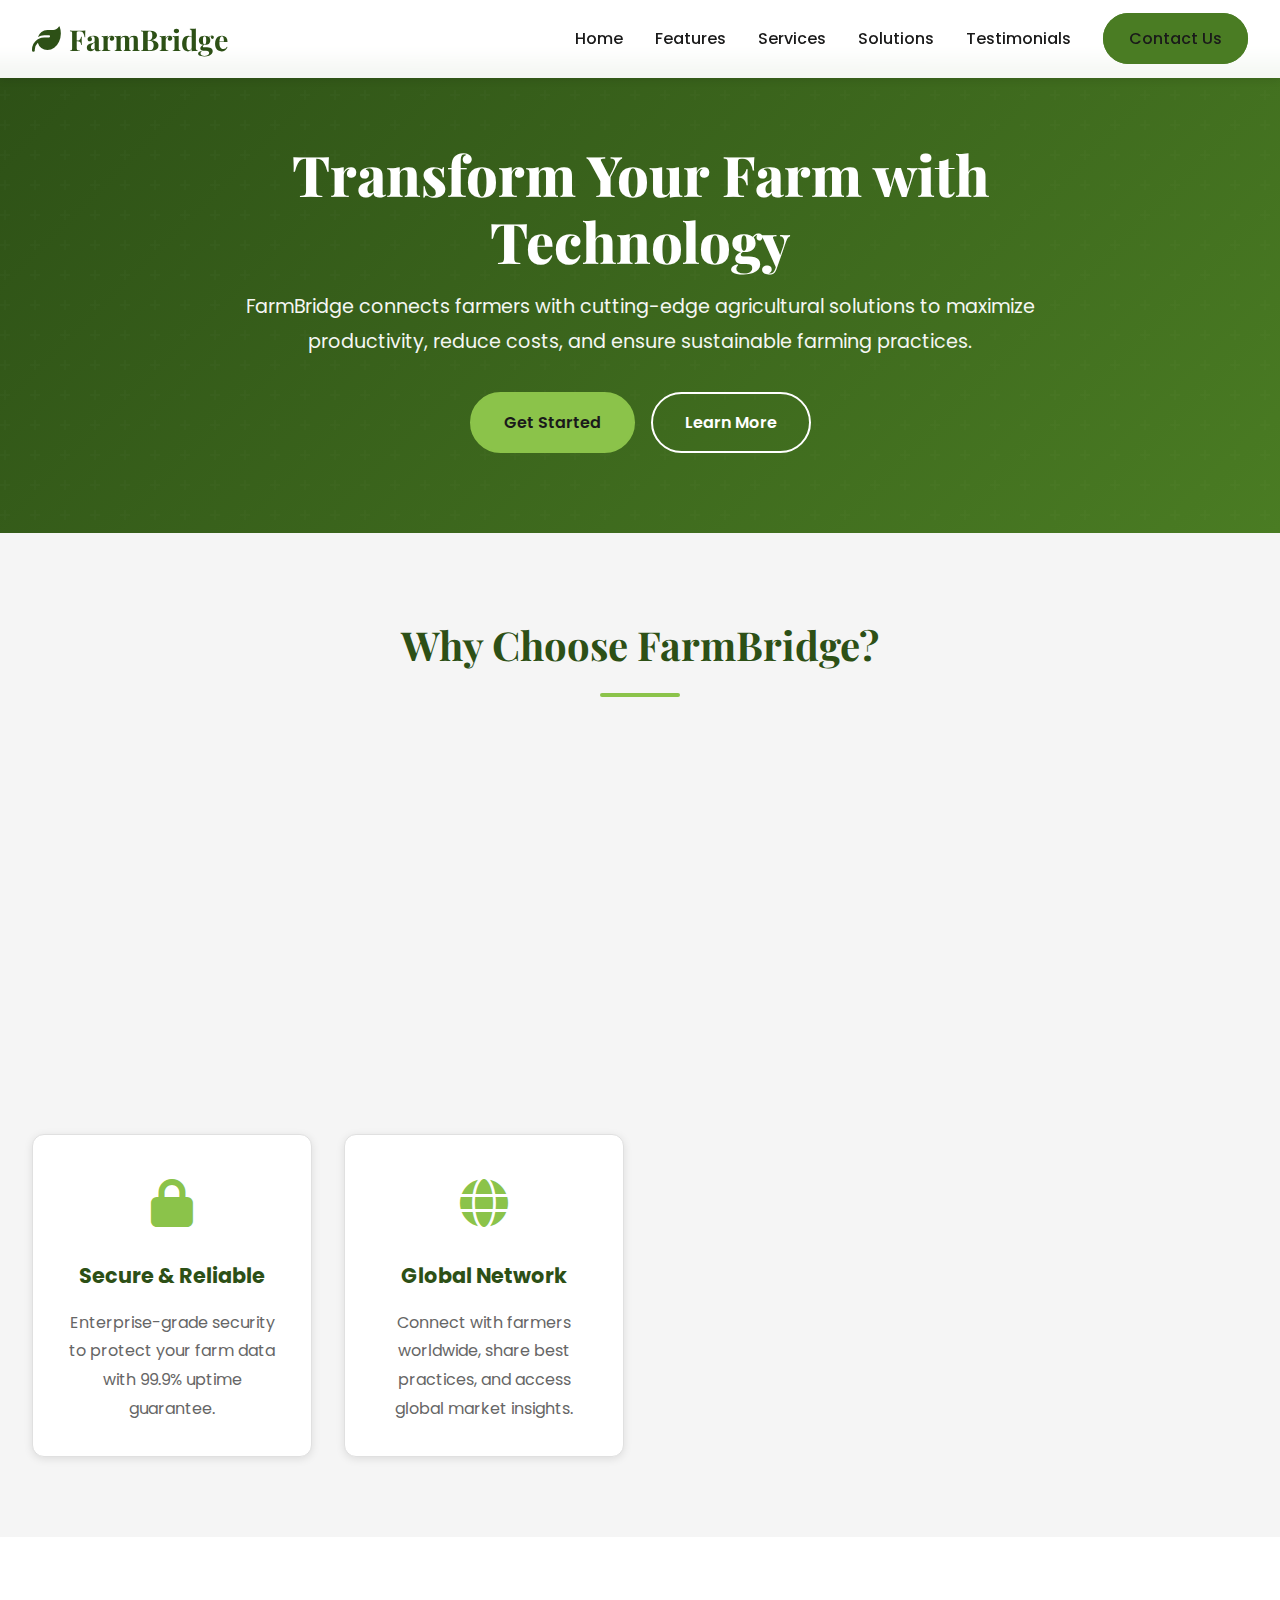
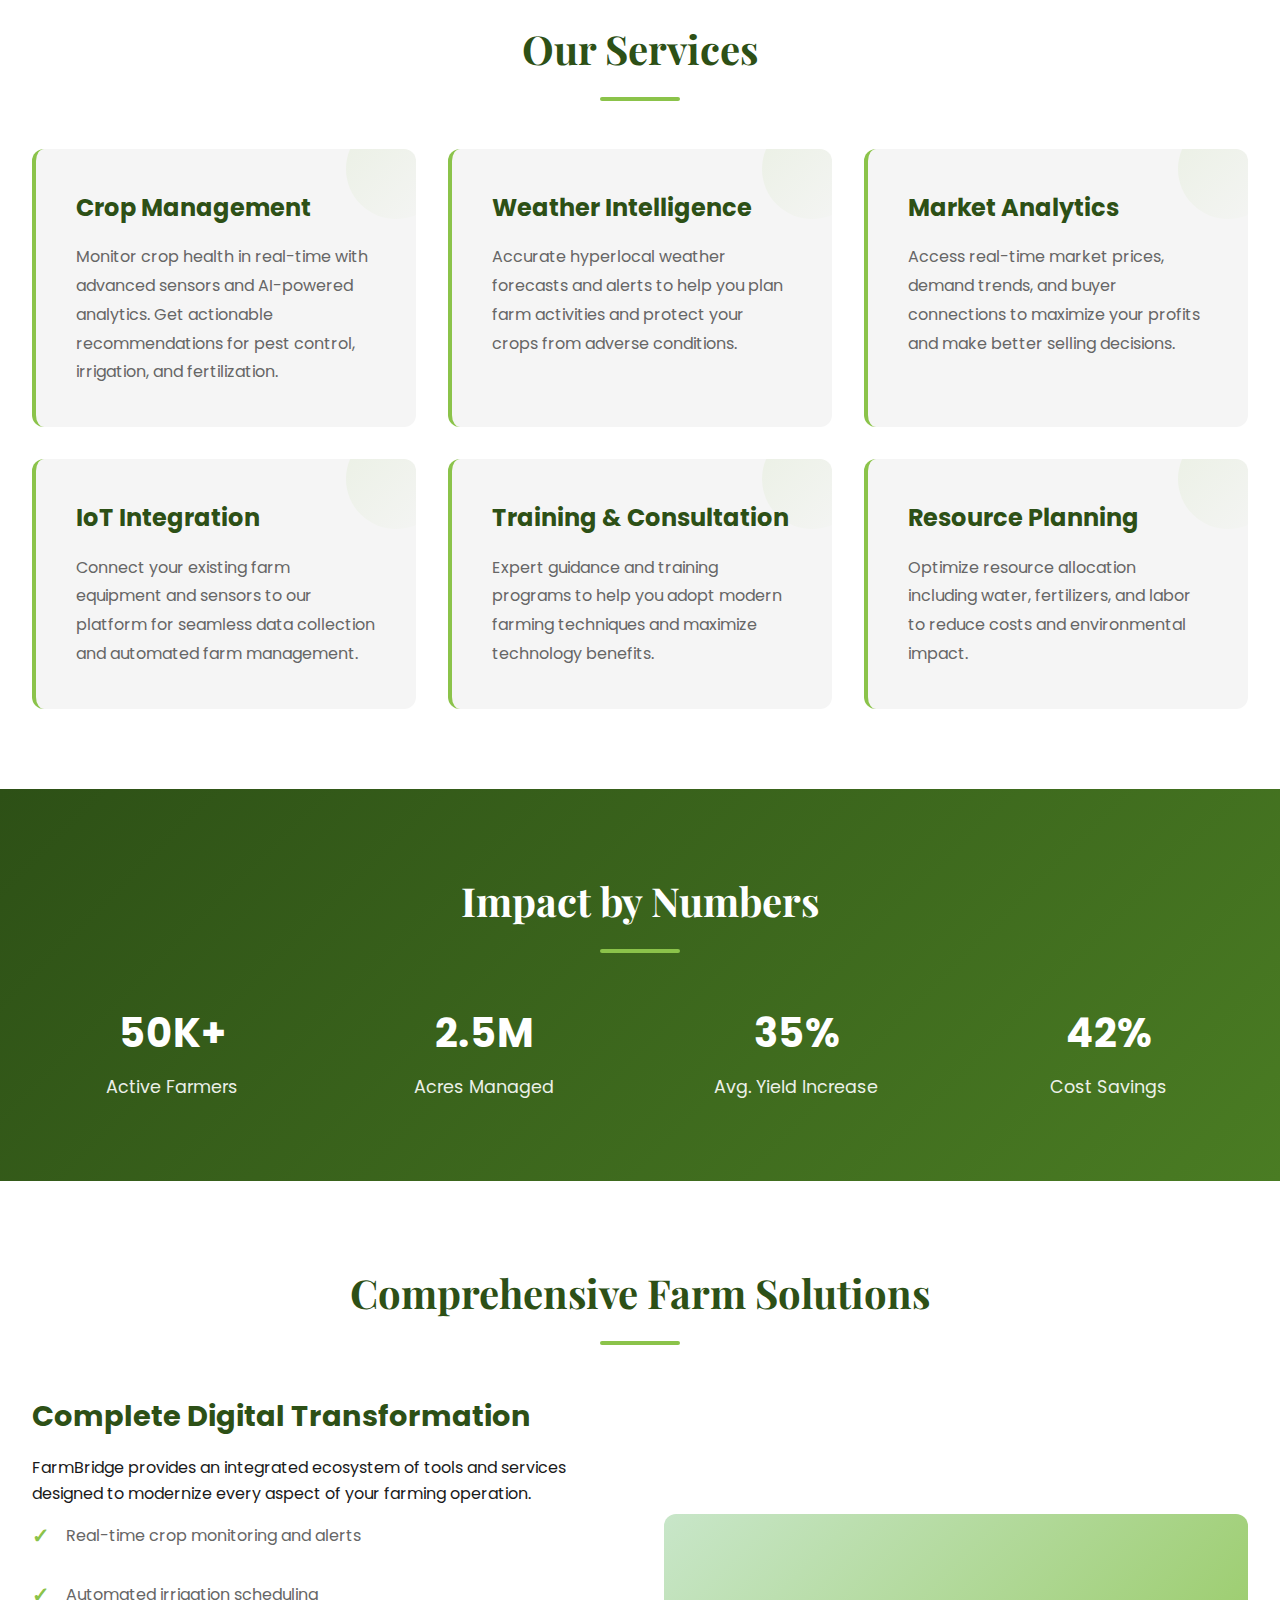
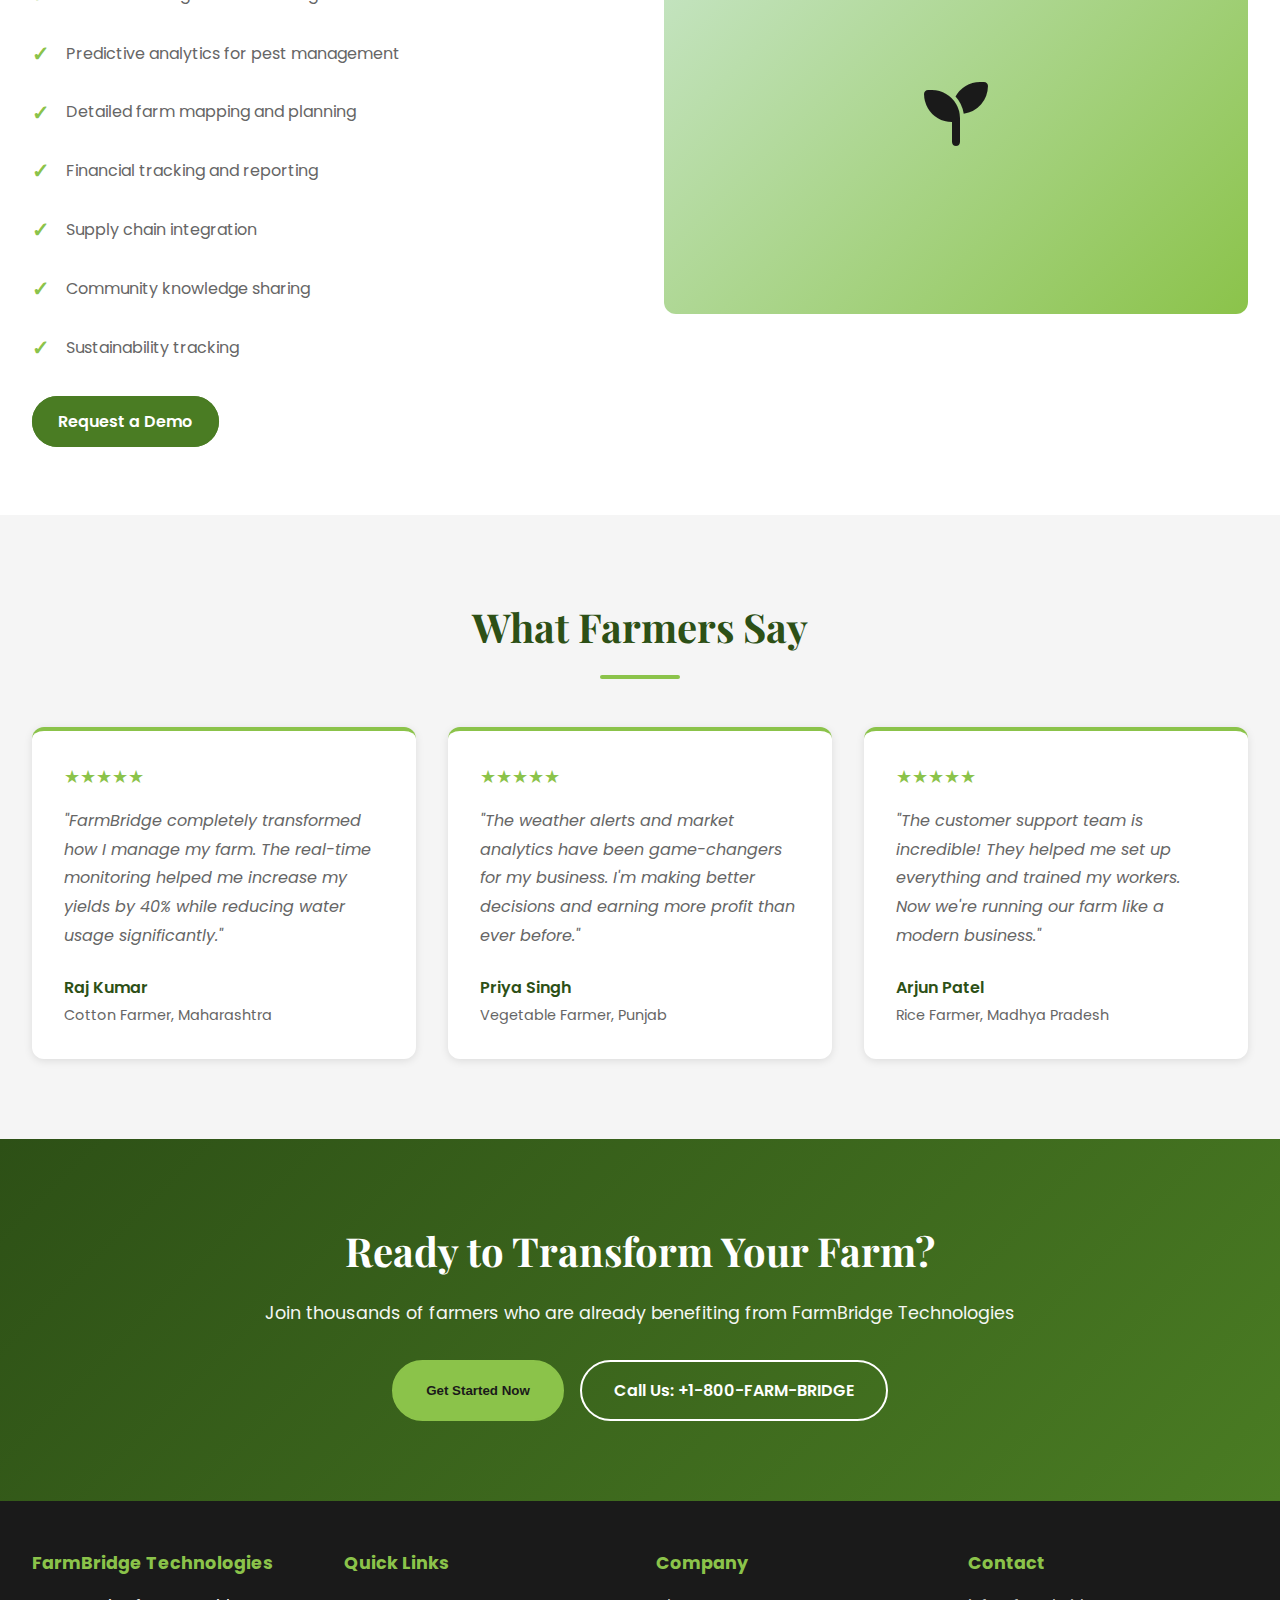
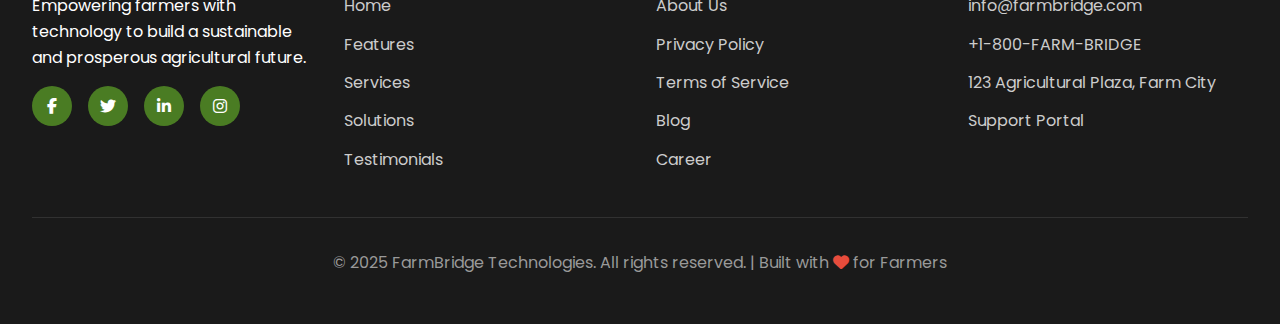
<file: index.html>
<!DOCTYPE html>
<html lang="en">
<head>
    <meta charset="UTF-8">
    <meta name="viewport" content="width=device-width, initial-scale=1.0">
    <meta name="description" content="FarmBridge Technologies - Connecting farmers with modern agricultural technology solutions for sustainable and productive farming.">
    <meta name="keywords" content="agriculture, farming technology, farm management, sustainable farming, agricultural solutions">
    <meta name="author" content="FarmBridge Technologies">
    <meta name="theme-color" content="#2d5016">
    <title>FarmBridge Technologies - Modern Agricultural Solutions</title>
    
    <!-- Preconnect to external resources -->
    <link rel="preconnect" href="https://fonts.googleapis.com">
    <link rel="preconnect" href="https://fonts.gstatic.com" crossorigin>
    
    <!-- Google Fonts -->
    <link href="https://fonts.googleapis.com/css2?family=Poppins:wght@300;400;500;600;700;800&family=Playfair+Display:wght@600;700;800&display=swap" rel="stylesheet">
    
    <!-- Font Awesome Icons -->
    <link rel="stylesheet" href="https://cdnjs.cloudflare.com/ajax/libs/font-awesome/6.4.0/css/all.min.css">
    
    <style>
        * {
            margin: 0;
            padding: 0;
            box-sizing: border-box;
        }

        :root {
            --primary-color: #2d5016;
            --secondary-color: #4a7c23;
            --accent-color: #8bc34a;
            --light-accent: #c8e6c9;
            --dark-text: #1a1a1a;
            --light-text: #ffffff;
            --gray-text: #666666;
            --light-gray: #f5f5f5;
            --border-color: #e0e0e0;
            --shadow: 0 2px 8px rgba(0, 0, 0, 0.1);
            --shadow-lg: 0 8px 24px rgba(0, 0, 0, 0.15);
        }

        html {
            scroll-behavior: smooth;
        }

        body {
            font-family: 'Poppins', sans-serif;
            color: var(--dark-text);
            line-height: 1.6;
            overflow-x: hidden;
        }

        /* Header & Navigation */
        header {
            position: fixed;
            top: 0;
            width: 100%;
            z-index: 1000;
            background: rgba(255, 255, 255, 0.95);
            backdrop-filter: blur(10px);
            box-shadow: var(--shadow);
        }

        nav {
            display: flex;
            justify-content: space-between;
            align-items: center;
            padding: 1rem 2rem;
            max-width: 1400px;
            margin: 0 auto;
            width: 100%;
        }

        .logo {
            font-family: 'Playfair Display', serif;
            font-size: 1.8rem;
            font-weight: 700;
            color: var(--primary-color);
            text-decoration: none;
            display: flex;
            align-items: center;
            gap: 0.5rem;
        }

        .nav-menu {
            display: flex;
            list-style: none;
            gap: 2rem;
            align-items: center;
        }

        .nav-menu a {
            color: var(--dark-text);
            text-decoration: none;
            font-weight: 500;
            transition: color 0.3s ease;
            position: relative;
        }

        .nav-menu a:hover {
            color: var(--secondary-color);
        }

        .nav-menu a::after {
            content: '';
            position: absolute;
            bottom: -5px;
            left: 0;
            width: 0;
            height: 2px;
            background: var(--accent-color);
            transition: width 0.3s ease;
        }

        .nav-menu a:hover::after {
            width: 100%;
        }

        .cta-button {
            background: var(--secondary-color);
            color: var(--light-text);
            padding: 0.75rem 1.5rem;
            border-radius: 50px;
            text-decoration: none;
            transition: all 0.3s ease;
            border: 2px solid var(--secondary-color);
            font-weight: 600;
            cursor: pointer;
        }

        .cta-button:hover {
            background: var(--primary-color);
            border-color: var(--primary-color);
            transform: translateY(-2px);
            box-shadow: var(--shadow-lg);
        }

        .hamburger {
            display: none;
            flex-direction: column;
            cursor: pointer;
        }

        .hamburger span {
            width: 25px;
            height: 3px;
            background: var(--primary-color);
            margin: 5px 0;
            transition: 0.3s;
        }

        /* Hero Section */
        .hero {
            margin-top: 60px;
            background: linear-gradient(135deg, var(--primary-color) 0%, var(--secondary-color) 100%);
            color: var(--light-text);
            padding: 80px 2rem;
            text-align: center;
            position: relative;
            overflow: hidden;
        }

        .hero::before {
            content: '';
            position: absolute;
            top: 0;
            left: 0;
            right: 0;
            bottom: 0;
            background: url("data:image/svg+xml,%3Csvg width='60' height='60' viewBox='0 0 60 60' xmlns='http://www.w3.org/2000/svg'%3E%3Cg fill='none' fill-rule='evenodd'%3E%3Cg fill='%23ffffff' fill-opacity='0.05'%3E%3Cpath d='M36 34v-4h-2v4h-4v2h4v4h2v-4h4v-2h-4zm0-30V0h-2v4h-4v2h4v4h2V6h4V4h-4zM6 34v-4H4v4H0v2h4v4h2v-4h4v-2H6zM6 4V0H4v4H0v2h4v4h2V6h4V4H6z'/%3E%3C/g%3E%3C/g%3E%3C/svg%3E");
            opacity: 0.3;
        }

        .hero-content {
            max-width: 800px;
            margin: 0 auto;
            position: relative;
            z-index: 1;
            animation: fadeInUp 0.8s ease-out;
        }

        .hero h1 {
            font-family: 'Playfair Display', serif;
            font-size: 3.5rem;
            font-weight: 800;
            margin-bottom: 1rem;
            line-height: 1.2;
        }

        .hero p {
            font-size: 1.2rem;
            margin-bottom: 2rem;
            opacity: 0.95;
            line-height: 1.8;
        }

        .hero-buttons {
            display: flex;
            gap: 1rem;
            justify-content: center;
            flex-wrap: wrap;
        }

        .primary-btn {
            background: var(--accent-color);
            color: var(--dark-text);
            padding: 1rem 2rem;
            border-radius: 50px;
            text-decoration: none;
            font-weight: 600;
            transition: all 0.3s ease;
            border: 2px solid var(--accent-color);
            cursor: pointer;
            display: inline-block;
        }

        .primary-btn:hover {
            transform: translateY(-3px);
            box-shadow: 0 10px 30px rgba(139, 195, 74, 0.3);
        }

        .secondary-btn {
            background: transparent;
            color: var(--light-text);
            padding: 1rem 2rem;
            border-radius: 50px;
            text-decoration: none;
            font-weight: 600;
            transition: all 0.3s ease;
            border: 2px solid var(--light-text);
            cursor: pointer;
            display: inline-block;
        }

        .secondary-btn:hover {
            background: var(--light-text);
            color: var(--primary-color);
            transform: translateY(-3px);
        }

        /* Section Styling */
        section {
            padding: 80px 2rem;
            max-width: 1400px;
            margin: 0 auto;
        }

        .section-title {
            font-family: 'Playfair Display', serif;
            font-size: 2.5rem;
            font-weight: 700;
            text-align: center;
            margin-bottom: 3rem;
            color: var(--primary-color);
            position: relative;
        }

        .section-title::after {
            content: '';
            display: block;
            width: 80px;
            height: 4px;
            background: var(--accent-color);
            margin: 1rem auto 0;
            border-radius: 2px;
        }

        /* Features Section */
        .features {
            background: var(--light-gray);
        }

        .features-grid {
            display: grid;
            grid-template-columns: repeat(auto-fit, minmax(280px, 1fr));
            gap: 2rem;
            margin-top: 3rem;
        }

        .feature-card {
            background: var(--light-text);
            padding: 2rem;
            border-radius: 12px;
            text-align: center;
            transition: all 0.3s ease;
            box-shadow: var(--shadow);
            border: 1px solid var(--border-color);
        }

        .feature-card:hover {
            transform: translateY(-8px);
            box-shadow: var(--shadow-lg);
            border-color: var(--accent-color);
        }

        .feature-icon {
            font-size: 3rem;
            color: var(--accent-color);
            margin-bottom: 1rem;
        }

        .feature-card h3 {
            font-size: 1.3rem;
            margin-bottom: 1rem;
            color: var(--primary-color);
        }

        .feature-card p {
            color: var(--gray-text);
            line-height: 1.8;
        }

        /* Services Section */
        .services {
            background: var(--light-text);
        }

        .services-grid {
            display: grid;
            grid-template-columns: repeat(auto-fit, minmax(300px, 1fr));
            gap: 2rem;
            margin-top: 3rem;
        }

        .service-card {
            background: var(--light-gray);
            padding: 2.5rem;
            border-radius: 12px;
            transition: all 0.3s ease;
            border-left: 4px solid var(--accent-color);
            position: relative;
            overflow: hidden;
        }

        .service-card::before {
            content: '';
            position: absolute;
            top: 0;
            right: 0;
            width: 100px;
            height: 100px;
            background: linear-gradient(135deg, var(--accent-color), transparent);
            opacity: 0.1;
            border-radius: 50%;
            transform: translate(30%, -30%);
        }

        .service-card:hover {
            transform: translateY(-5px);
            box-shadow: var(--shadow-lg);
            background: var(--light-text);
        }

        .service-card h3 {
            font-size: 1.5rem;
            margin-bottom: 1rem;
            color: var(--primary-color);
            position: relative;
            z-index: 1;
        }

        .service-card p {
            color: var(--gray-text);
            line-height: 1.8;
            position: relative;
            z-index: 1;
        }

        /* Stats Section */
        .stats {
            background: linear-gradient(135deg, var(--primary-color) 0%, var(--secondary-color) 100%);
            color: var(--light-text);
            text-align: center;
        }

        .stats-grid {
            display: grid;
            grid-template-columns: repeat(auto-fit, minmax(200px, 1fr));
            gap: 2rem;
            margin-top: 3rem;
        }

        .stat-item h2 {
            font-size: 2.5rem;
            font-weight: 700;
            margin-bottom: 0.5rem;
        }

        .stat-item p {
            font-size: 1.1rem;
            opacity: 0.9;
        }

        /* Solutions Section */
        .solutions-container {
            display: grid;
            grid-template-columns: 1fr 1fr;
            gap: 3rem;
            align-items: center;
            margin-top: 3rem;
        }

        .solutions-content h3 {
            font-size: 1.8rem;
            color: var(--primary-color);
            margin-bottom: 1rem;
        }

        .solutions-list {
            list-style: none;
            margin-bottom: 2rem;
        }

        .solutions-list li {
            padding: 0.8rem 0;
            color: var(--gray-text);
            display: flex;
            align-items: center;
            gap: 1rem;
        }

        .solutions-list li::before {
            content: '✓';
            color: var(--accent-color);
            font-weight: 700;
            font-size: 1.3rem;
        }

        .solutions-image {
            background: linear-gradient(135deg, var(--light-accent), var(--accent-color));
            border-radius: 12px;
            padding: 3rem;
            text-align: center;
            min-height: 400px;
            display: flex;
            align-items: center;
            justify-content: center;
            font-size: 4rem;
        }

        /* Testimonials Section */
        .testimonials {
            background: var(--light-gray);
        }

        .testimonials-grid {
            display: grid;
            grid-template-columns: repeat(auto-fit, minmax(300px, 1fr));
            gap: 2rem;
            margin-top: 3rem;
        }

        .testimonial-card {
            background: var(--light-text);
            padding: 2rem;
            border-radius: 12px;
            box-shadow: var(--shadow);
            transition: all 0.3s ease;
            border-top: 4px solid var(--accent-color);
        }

        .testimonial-card:hover {
            transform: translateY(-5px);
            box-shadow: var(--shadow-lg);
        }

        .testimonial-stars {
            color: var(--accent-color);
            margin-bottom: 1rem;
            font-size: 1.1rem;
        }

        .testimonial-text {
            color: var(--gray-text);
            font-style: italic;
            margin-bottom: 1.5rem;
            line-height: 1.8;
        }

        .testimonial-author {
            font-weight: 600;
            color: var(--primary-color);
            margin-bottom: 0.25rem;
        }

        .testimonial-role {
            color: var(--gray-text);
            font-size: 0.9rem;
        }

        /* CTA Section */
        .cta-section {
            background: linear-gradient(135deg, var(--primary-color) 0%, var(--secondary-color) 100%);
            color: var(--light-text);
            text-align: center;
        }

        .cta-section h2 {
            font-family: 'Playfair Display', serif;
            font-size: 2.5rem;
            margin-bottom: 1rem;
        }

        .cta-section p {
            font-size: 1.1rem;
            margin-bottom: 2rem;
            opacity: 0.95;
        }

        /* Footer */
        footer {
            background: var(--dark-text);
            color: var(--light-text);
            padding: 3rem 2rem;
        }

        .footer-content {
            max-width: 1400px;
            margin: 0 auto;
            display: grid;
            grid-template-columns: repeat(auto-fit, minmax(250px, 1fr));
            gap: 2rem;
            margin-bottom: 2rem;
        }

        .footer-section h3 {
            color: var(--accent-color);
            margin-bottom: 1rem;
            font-size: 1.1rem;
        }

        .footer-section ul {
            list-style: none;
        }

        .footer-section ul li {
            margin-bottom: 0.8rem;
        }

        .footer-section ul li a {
            color: #ccc;
            text-decoration: none;
            transition: color 0.3s ease;
        }

        .footer-section ul li a:hover {
            color: var(--accent-color);
        }

        .social-links {
            display: flex;
            gap: 1rem;
            margin-top: 1rem;
        }

        .social-links a {
            display: inline-flex;
            align-items: center;
            justify-content: center;
            width: 40px;
            height: 40px;
            background: var(--secondary-color);
            color: var(--light-text);
            border-radius: 50%;
            text-decoration: none;
            transition: all 0.3s ease;
        }

        .social-links a:hover {
            background: var(--accent-color);
            transform: translateY(-3px);
        }

        .footer-bottom {
            border-top: 1px solid rgba(255, 255, 255, 0.1);
            padding-top: 2rem;
            text-align: center;
            color: #999;
        }

        /* Animations */
        @keyframes fadeInUp {
            from {
                opacity: 0;
                transform: translateY(30px);
            }
            to {
                opacity: 1;
                transform: translateY(0);
            }
        }

        /* Responsive Design */
        @media (max-width: 768px) {
            nav {
                padding: 1rem;
            }

            .logo {
                font-size: 1.4rem;
            }

            .nav-menu {
                position: fixed;
                left: -100%;
                top: 60px;
                flex-direction: column;
                background: white;
                width: 100%;
                text-align: center;
                transition: 0.3s;
                gap: 1rem;
                padding: 2rem 0;
                box-shadow: var(--shadow);
            }

            .nav-menu.active {
                left: 0;
            }

            .hamburger {
                display: flex;
            }

            .hero h1 {
                font-size: 2rem;
            }

            .hero p {
                font-size: 1rem;
            }

            .section-title {
                font-size: 1.8rem;
            }

            .solutions-container {
                grid-template-columns: 1fr;
                gap: 2rem;
            }

            .solutions-image {
                min-height: 300px;
            }

            section {
                padding: 50px 1rem;
            }

            .hero {
                padding: 60px 1rem;
            }
        }

        @media (max-width: 480px) {
            .hero h1 {
                font-size: 1.5rem;
            }

            .hero-buttons {
                flex-direction: column;
            }

            .primary-btn, .secondary-btn {
                width: 100%;
                text-align: center;
            }

            .features-grid, .services-grid, .testimonials-grid {
                grid-template-columns: 1fr;
            }

            .stat-item h2 {
                font-size: 2rem;
            }
        }

        /* Scroll animations */
        .fade-in {
            opacity: 0;
            animation: fadeInUp 0.8s ease-out forwards;
        }
    </style>
</head>
<body>
    <!-- Navigation -->
    <header>
        <nav>
            <a href="#" class="logo">
                <i class="fas fa-leaf"></i> FarmBridge
            </a>
            <ul class="nav-menu">
                <li><a href="#home">Home</a></li>
                <li><a href="#features">Features</a></li>
                <li><a href="#services">Services</a></li>
                <li><a href="#solutions">Solutions</a></li>
                <li><a href="#testimonials">Testimonials</a></li>
                <li><a href="#contact" class="cta-button">Contact Us</a></li>
            </ul>
            <div class="hamburger">
                <span></span>
                <span></span>
                <span></span>
            </div>
        </nav>
    </header>

    <!-- Hero Section -->
    <section class="hero" id="home">
        <div class="hero-content">
            <h1>Transform Your Farm with Technology</h1>
            <p>FarmBridge connects farmers with cutting-edge agricultural solutions to maximize productivity, reduce costs, and ensure sustainable farming practices.</p>
            <div class="hero-buttons">
                <a href="#services" class="primary-btn">Get Started</a>
                <a href="#solutions" class="secondary-btn">Learn More</a>
            </div>
        </div>
    </section>

    <!-- Features Section -->
    <section class="features" id="features">
        <h2 class="section-title">Why Choose FarmBridge?</h2>
        <div class="features-grid">
            <div class="feature-card">
                <div class="feature-icon">
                    <i class="fas fa-chart-line"></i>
                </div>
                <h3>Increased Productivity</h3>
                <p>Leverage data-driven insights to optimize crop yields and make informed farming decisions.</p>
            </div>
            <div class="feature-card">
                <div class="feature-icon">
                    <i class="fas fa-leaf"></i>
                </div>
                <h3>Sustainable Practices</h3>
                <p>Implement eco-friendly solutions that protect the environment while improving farm efficiency.</p>
            </div>
            <div class="feature-card">
                <div class="feature-icon">
                    <i class="fas fa-mobile-alt"></i>
                </div>
                <h3>Easy to Use</h3>
                <p>Simple, intuitive platform designed specifically for farmers of all technical levels.</p>
            </div>
            <div class="feature-card">
                <div class="feature-icon">
                    <i class="fas fa-headset"></i>
                </div>
                <h3>Expert Support</h3>
                <p>24/7 customer support from agricultural experts ready to help your farm succeed.</p>
            </div>
            <div class="feature-card">
                <div class="feature-icon">
                    <i class="fas fa-lock"></i>
                </div>
                <h3>Secure & Reliable</h3>
                <p>Enterprise-grade security to protect your farm data with 99.9% uptime guarantee.</p>
            </div>
            <div class="feature-card">
                <div class="feature-icon">
                    <i class="fas fa-globe"></i>
                </div>
                <h3>Global Network</h3>
                <p>Connect with farmers worldwide, share best practices, and access global market insights.</p>
            </div>
        </div>
    </section>

    <!-- Services Section -->
    <section class="services" id="services">
        <h2 class="section-title">Our Services</h2>
        <div class="services-grid">
            <div class="service-card">
                <h3>Crop Management</h3>
                <p>Monitor crop health in real-time with advanced sensors and AI-powered analytics. Get actionable recommendations for pest control, irrigation, and fertilization.</p>
            </div>
            <div class="service-card">
                <h3>Weather Intelligence</h3>
                <p>Accurate hyperlocal weather forecasts and alerts to help you plan farm activities and protect your crops from adverse conditions.</p>
            </div>
            <div class="service-card">
                <h3>Market Analytics</h3>
                <p>Access real-time market prices, demand trends, and buyer connections to maximize your profits and make better selling decisions.</p>
            </div>
            <div class="service-card">
                <h3>IoT Integration</h3>
                <p>Connect your existing farm equipment and sensors to our platform for seamless data collection and automated farm management.</p>
            </div>
            <div class="service-card">
                <h3>Training & Consultation</h3>
                <p>Expert guidance and training programs to help you adopt modern farming techniques and maximize technology benefits.</p>
            </div>
            <div class="service-card">
                <h3>Resource Planning</h3>
                <p>Optimize resource allocation including water, fertilizers, and labor to reduce costs and environmental impact.</p>
            </div>
        </div>
    </section>

    <!-- Stats Section -->
    <section class="stats">
        <h2 class="section-title" style="color: var(--light-text);">Impact by Numbers</h2>
        <div class="stats-grid">
            <div class="stat-item">
                <h2>50K+</h2>
                <p>Active Farmers</p>
            </div>
            <div class="stat-item">
                <h2>2.5M</h2>
                <p>Acres Managed</p>
            </div>
            <div class="stat-item">
                <h2>35%</h2>
                <p>Avg. Yield Increase</p>
            </div>
            <div class="stat-item">
                <h2>42%</h2>
                <p>Cost Savings</p>
            </div>
        </div>
    </section>

    <!-- Solutions Section -->
    <section class="solutions" id="solutions">
        <h2 class="section-title">Comprehensive Farm Solutions</h2>
        <div class="solutions-container">
            <div class="solutions-content">
                <h3>Complete Digital Transformation</h3>
                <p>FarmBridge provides an integrated ecosystem of tools and services designed to modernize every aspect of your farming operation.</p>
                <ul class="solutions-list">
                    <li>Real-time crop monitoring and alerts</li>
                    <li>Automated irrigation scheduling</li>
                    <li>Predictive analytics for pest management</li>
                    <li>Detailed farm mapping and planning</li>
                    <li>Financial tracking and reporting</li>
                    <li>Supply chain integration</li>
                    <li>Community knowledge sharing</li>
                    <li>Sustainability tracking</li>
                </ul>
                <a href="#contact" class="cta-button">Request a Demo</a>
            </div>
            <div class="solutions-image">
                <i class="fas fa-seedling"></i>
            </div>
        </div>
    </section>

    <!-- Testimonials Section -->
    <section class="testimonials" id="testimonials">
        <h2 class="section-title">What Farmers Say</h2>
        <div class="testimonials-grid">
            <div class="testimonial-card">
                <div class="testimonial-stars">★★★★★</div>
                <p class="testimonial-text">"FarmBridge completely transformed how I manage my farm. The real-time monitoring helped me increase my yields by 40% while reducing water usage significantly."</p>
                <p class="testimonial-author">Raj Kumar</p>
                <p class="testimonial-role">Cotton Farmer, Maharashtra</p>
            </div>
            <div class="testimonial-card">
                <div class="testimonial-stars">★★★★★</div>
                <p class="testimonial-text">"The weather alerts and market analytics have been game-changers for my business. I'm making better decisions and earning more profit than ever before."</p>
                <p class="testimonial-author">Priya Singh</p>
                <p class="testimonial-role">Vegetable Farmer, Punjab</p>
            </div>
            <div class="testimonial-card">
                <div class="testimonial-stars">★★★★★</div>
                <p class="testimonial-text">"The customer support team is incredible! They helped me set up everything and trained my workers. Now we're running our farm like a modern business."</p>
                <p class="testimonial-author">Arjun Patel</p>
                <p class="testimonial-role">Rice Farmer, Madhya Pradesh</p>
            </div>
        </div>
    </section>

    <!-- CTA Section -->
    <section class="cta-section" id="contact">
        <h2>Ready to Transform Your Farm?</h2>
        <p>Join thousands of farmers who are already benefiting from FarmBridge Technologies</p>
        <div style="display: flex; gap: 1rem; justify-content: center; flex-wrap: wrap;">
            <button class="primary-btn" onclick="alert('Contact form would open here')">Get Started Now</button>
            <a href="tel:+1234567890" class="secondary-btn">Call Us: +1-800-FARM-BRIDGE</a>
        </div>
    </section>

    <!-- Footer -->
    <footer>
        <div class="footer-content">
            <div class="footer-section">
                <h3>FarmBridge Technologies</h3>
                <p>Empowering farmers with technology to build a sustainable and prosperous agricultural future.</p>
                <div class="social-links">
                    <a href="#" title="Facebook" aria-label="Facebook">
                        <i class="fab fa-facebook-f"></i>
                    </a>
                    <a href="#" title="Twitter" aria-label="Twitter">
                        <i class="fab fa-twitter"></i>
                    </a>
                    <a href="#" title="LinkedIn" aria-label="LinkedIn">
                        <i class="fab fa-linkedin-in"></i>
                    </a>
                    <a href="#" title="Instagram" aria-label="Instagram">
                        <i class="fab fa-instagram"></i>
                    </a>
                </div>
            </div>
            <div class="footer-section">
                <h3>Quick Links</h3>
                <ul>
                    <li><a href="#home">Home</a></li>
                    <li><a href="#features">Features</a></li>
                    <li><a href="#services">Services</a></li>
                    <li><a href="#solutions">Solutions</a></li>
                    <li><a href="#testimonials">Testimonials</a></li>
                </ul>
            </div>
            <div class="footer-section">
                <h3>Company</h3>
                <ul>
                    <li><a href="#">About Us</a></li>
                    <li><a href="#">Privacy Policy</a></li>
                    <li><a href="#">Terms of Service</a></li>
                    <li><a href="#">Blog</a></li>
                    <li><a href="#">Career</a></li>
                </ul>
            </div>
            <div class="footer-section">
                <h3>Contact</h3>
                <ul>
                    <li><a href="mailto:info@farmbridge.com">info@farmbridge.com</a></li>
                    <li><a href="tel:+1234567890">+1-800-FARM-BRIDGE</a></li>
                    <li><a href="#">123 Agricultural Plaza, Farm City</a></li>
                    <li><a href="#">Support Portal</a></li>
                </ul>
            </div>
        </div>
        <div class="footer-bottom">
            <p>&copy; 2025 FarmBridge Technologies. All rights reserved. | Built with <i class="fas fa-heart" style="color: #e74c3c;"></i> for Farmers</p>
        </div>
    </footer>

    <script>
        // Mobile menu toggle
        const hamburger = document.querySelector('.hamburger');
        const navMenu = document.querySelector('.nav-menu');

        hamburger.addEventListener('click', () => {
            navMenu.classList.toggle('active');
        });

        // Close menu when a link is clicked
        document.querySelectorAll('.nav-menu a').forEach(link => {
            link.addEventListener('click', () => {
                navMenu.classList.remove('active');
            });
        });

        // Intersection Observer for fade-in animations
        const observerOptions = {
            threshold: 0.1,
            rootMargin: '0px 0px -100px 0px'
        };

        const observer = new IntersectionObserver((entries) => {
            entries.forEach(entry => {
                if (entry.isIntersecting) {
                    entry.target.classList.add('fade-in');
                }
            });
        }, observerOptions);

        document.querySelectorAll('.feature-card, .service-card, .testimonial-card').forEach(el => {
            observer.observe(el);
        });

        // Smooth scrolling for anchor links
        document.querySelectorAll('a[href^="#"]').forEach(anchor => {
            anchor.addEventListener('click', function (e) {
                const href = this.getAttribute('href');
                if (href !== '#' && document.querySelector(href)) {
                    e.preventDefault();
                }
            });
        });

        // Add scroll event for navbar background
        window.addEventListener('scroll', () => {
            const header = document.querySelector('header');
            if (window.scrollY > 50) {
                header.style.boxShadow = 'var(--shadow-lg)';
            } else {
                header.style.boxShadow = 'var(--shadow)';
            }
        });
    </script>
</body>
</html>
</file>
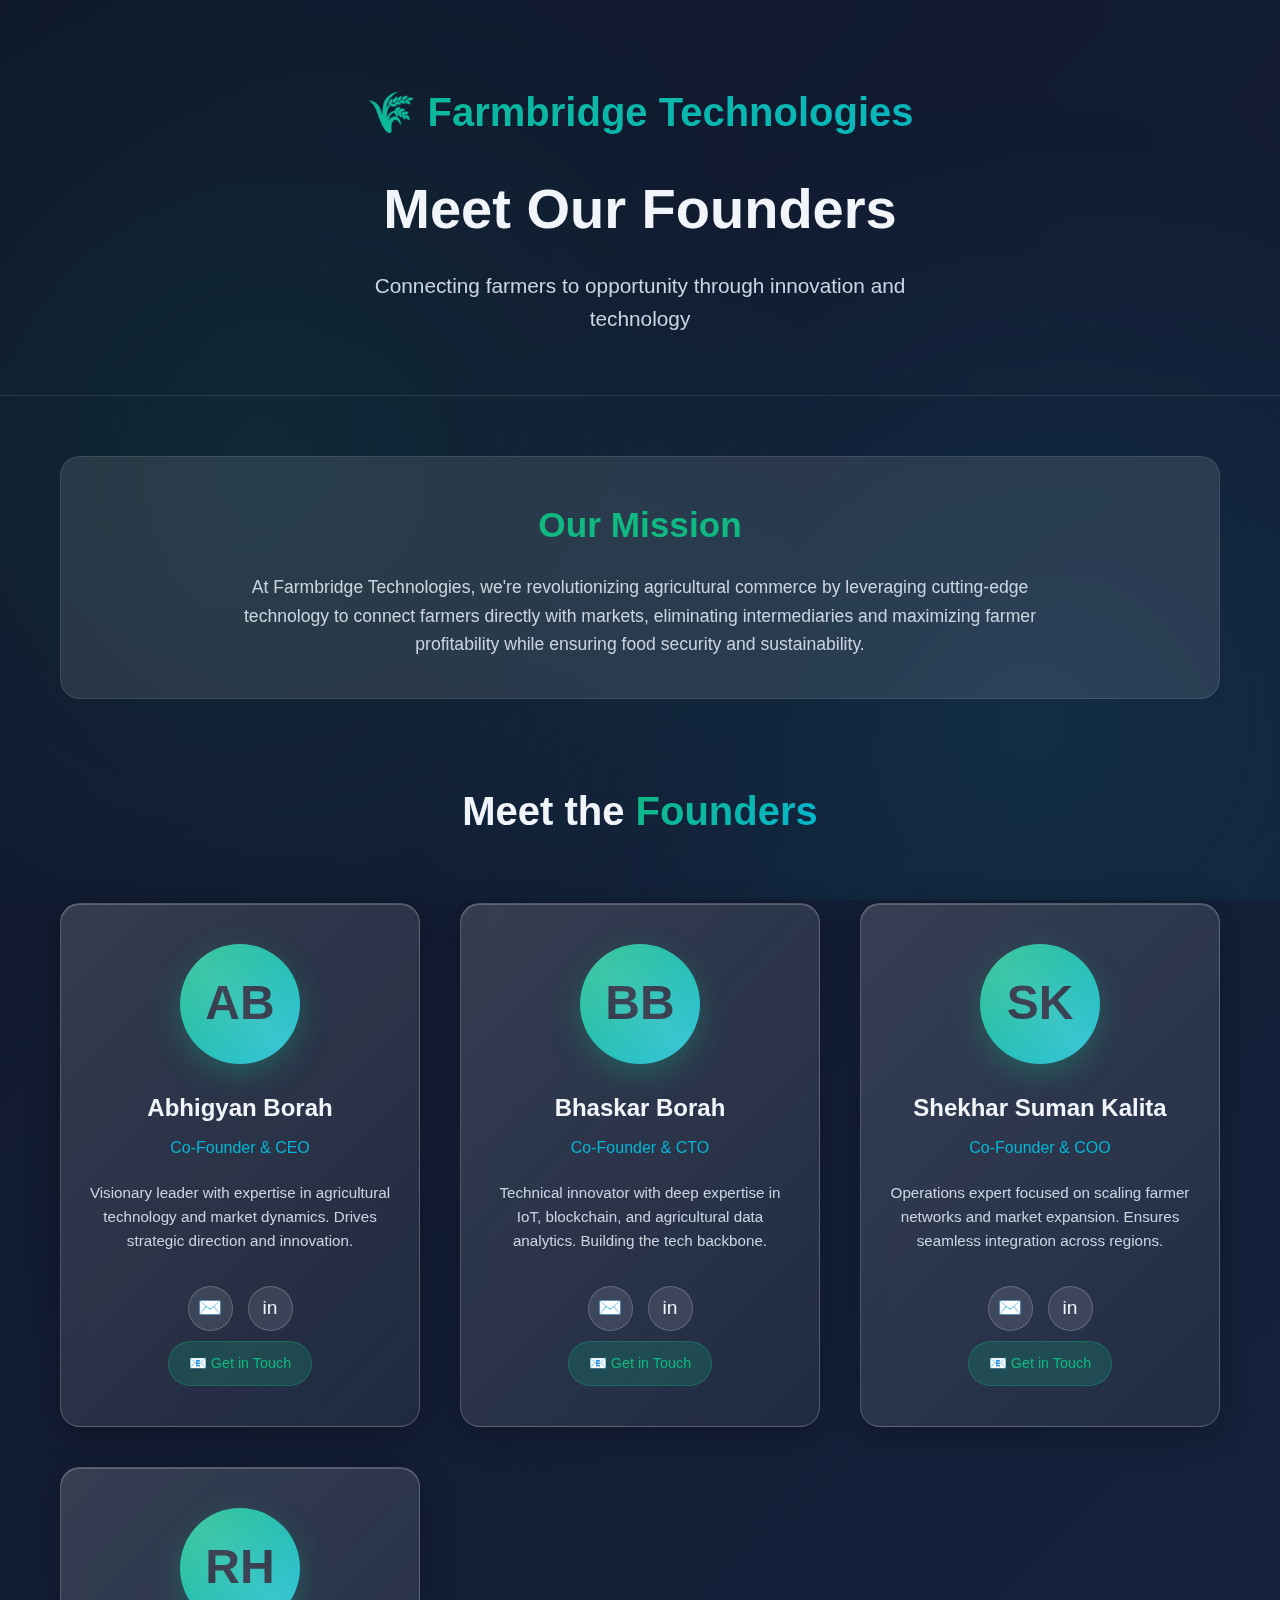
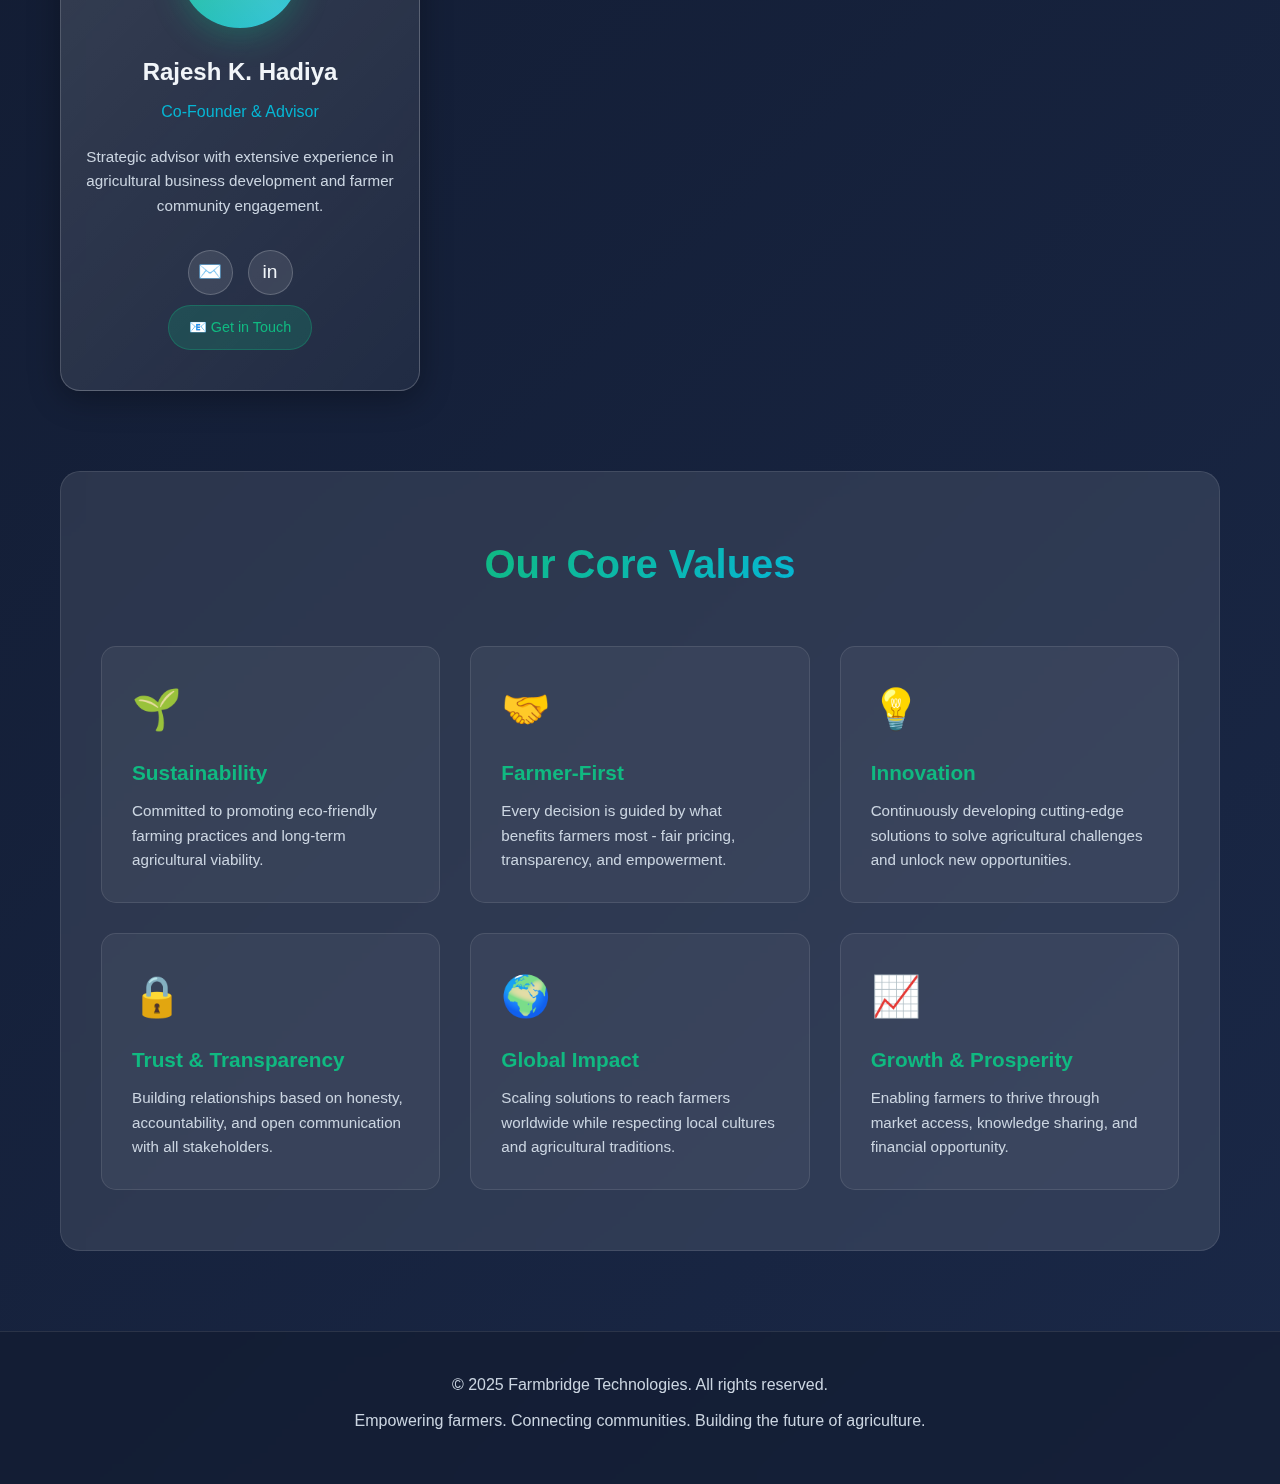
<file: about.html>
<!DOCTYPE html>
<html lang="en">
<head>
    <meta charset="UTF-8">
    <meta name="viewport" content="width=device-width, initial-scale=1.0">
    <title>About Us - Farmbridge Technologies</title>
    <style>
        * {
            margin: 0;
            padding: 0;
            box-sizing: border-box;
        }

        :root {
            --primary-color: #10b981;
            --secondary-color: #059669;
            --dark-bg: #0f172a;
            --card-bg: rgba(255, 255, 255, 0.1);
            --text-light: #f1f5f9;
            --text-muted: #cbd5e1;
            --accent: #06b6d4;
        }

        body {
            font-family: 'Segoe UI', Tahoma, Geneva, Verdana, sans-serif;
            background: linear-gradient(135deg, var(--dark-bg) 0%, #1a2847 100%);
            color: var(--text-light);
            line-height: 1.6;
            min-height: 100vh;
            overflow-x: hidden;
        }

        /* Animated Background */
        body::before {
            content: '';
            position: fixed;
            top: 0;
            left: 0;
            width: 100%;
            height: 100%;
            background: 
                radial-gradient(circle at 20% 50%, rgba(16, 185, 129, 0.1) 0%, transparent 50%),
                radial-gradient(circle at 80% 80%, rgba(6, 182, 212, 0.1) 0%, transparent 50%);
            pointer-events: none;
            z-index: 0;
            animation: gradientShift 15s ease infinite;
        }

        @keyframes gradientShift {
            0%, 100% {
                opacity: 1;
            }
            50% {
                opacity: 0.7;
            }
        }

        /* Header */
        header {
            position: relative;
            z-index: 1;
            text-align: center;
            padding: 80px 20px 60px;
            backdrop-filter: blur(10px);
            border-bottom: 1px solid rgba(255, 255, 255, 0.1);
        }

        .logo {
            font-size: 2.5rem;
            font-weight: 700;
            margin-bottom: 20px;
            background: linear-gradient(135deg, var(--primary-color), var(--accent));
            -webkit-background-clip: text;
            -webkit-text-fill-color: transparent;
            background-clip: text;
            animation: fadeInDown 0.8s ease;
        }

        h1 {
            font-size: 3.5rem;
            margin-bottom: 15px;
            animation: fadeInUp 0.8s ease 0.1s both;
        }

        .subtitle {
            font-size: 1.3rem;
            color: var(--text-muted);
            max-width: 600px;
            margin: 0 auto;
            animation: fadeInUp 0.8s ease 0.2s both;
        }

        /* Container */
        .container {
            position: relative;
            z-index: 1;
            max-width: 1200px;
            margin: 0 auto;
            padding: 0 20px;
        }

        /* Mission Section */
        .mission-section {
            text-align: center;
            margin: 60px 0;
            padding: 40px;
            background: var(--card-bg);
            border: 1px solid rgba(255, 255, 255, 0.1);
            border-radius: 20px;
            backdrop-filter: blur(10px);
            animation: slideUp 0.8s ease 0.3s both;
        }

        .mission-section h2 {
            font-size: 2.2rem;
            margin-bottom: 20px;
            color: var(--primary-color);
        }

        .mission-section p {
            font-size: 1.1rem;
            color: var(--text-muted);
            max-width: 800px;
            margin: 0 auto;
        }

        /* Founders Section */
        .founders-section {
            margin: 80px 0;
        }

        .section-title {
            text-align: center;
            font-size: 2.5rem;
            margin-bottom: 60px;
            animation: slideUp 0.8s ease 0.4s both;
        }

        .section-title span {
            background: linear-gradient(135deg, var(--primary-color), var(--accent));
            -webkit-background-clip: text;
            -webkit-text-fill-color: transparent;
            background-clip: text;
        }

        /* Founders Grid */
        .founders-grid {
            display: grid;
            grid-template-columns: repeat(auto-fit, minmax(280px, 1fr));
            gap: 40px;
            margin-bottom: 60px;
        }

        /* 3D Glass Card */
        .founder-card {
            position: relative;
            perspective: 1000px;
            animation: slideUp 0.8s ease both;
        }

        .founder-card:nth-child(1) { animation-delay: 0.5s; }
        .founder-card:nth-child(2) { animation-delay: 0.6s; }
        .founder-card:nth-child(3) { animation-delay: 0.7s; }
        .founder-card:nth-child(4) { animation-delay: 0.8s; }

        .card-inner {
            position: relative;
            width: 100%;
            height: 100%;
            background: linear-gradient(135deg, rgba(255, 255, 255, 0.15) 0%, rgba(255, 255, 255, 0.05) 100%);
            border: 1px solid rgba(255, 255, 255, 0.2);
            border-radius: 20px;
            padding: 40px 25px;
            backdrop-filter: blur(10px);
            box-shadow: 
                0 8px 32px rgba(0, 0, 0, 0.3),
                inset 0 1px 0 rgba(255, 255, 255, 0.2);
            transition: all 0.4s cubic-bezier(0.25, 0.46, 0.45, 0.94);
            transform-style: preserve-3d;
            cursor: pointer;
        }

        .card-inner::before {
            content: '';
            position: absolute;
            top: 0;
            left: 0;
            right: 0;
            bottom: 0;
            background: linear-gradient(135deg, transparent 0%, rgba(16, 185, 129, 0.1) 100%);
            border-radius: 20px;
            opacity: 0;
            transition: opacity 0.4s ease;
            pointer-events: none;
        }

        .founder-card:hover .card-inner {
            transform: translateY(-15px) rotateX(5deg) rotateZ(-2deg);
            border-color: rgba(16, 185, 129, 0.5);
            box-shadow: 
                0 20px 50px rgba(16, 185, 129, 0.3),
                inset 0 1px 0 rgba(255, 255, 255, 0.3);
            background: linear-gradient(135deg, rgba(255, 255, 255, 0.2) 0%, rgba(255, 255, 255, 0.08) 100%);
        }

        .founder-card:hover .card-inner::before {
            opacity: 1;
        }

        /* Card Content */
        .card-content {
            position: relative;
            z-index: 2;
            text-align: center;
        }

        .founder-avatar {
            width: 120px;
            height: 120px;
            margin: 0 auto 25px;
            border-radius: 50%;
            background: linear-gradient(135deg, var(--primary-color), var(--accent));
            display: flex;
            align-items: center;
            justify-content: center;
            font-size: 3rem;
            font-weight: 700;
            color: var(--dark-bg);
            position: relative;
            box-shadow: 0 10px 30px rgba(16, 185, 129, 0.3);
            transition: all 0.4s ease;
            overflow: hidden;
        }

        .founder-avatar::before {
            content: '';
            position: absolute;
            top: -50%;
            left: -50%;
            width: 200%;
            height: 200%;
            background: linear-gradient(45deg, transparent, rgba(255, 255, 255, 0.2), transparent);
            animation: shine 3s infinite;
        }

        @keyframes shine {
            0% { transform: translateX(-100%) translateY(-100%) rotate(45deg); }
            100% { transform: translateX(100%) translateY(100%) rotate(45deg); }
        }

        .founder-card:hover .founder-avatar {
            transform: scale(1.1) rotateZ(5deg);
            box-shadow: 0 15px 50px rgba(16, 185, 129, 0.5);
        }

        .founder-name {
            font-size: 1.5rem;
            font-weight: 600;
            margin-bottom: 8px;
            color: var(--text-light);
            transition: color 0.3s ease;
        }

        .founder-card:hover .founder-name {
            color: var(--primary-color);
        }

        .founder-role {
            font-size: 1rem;
            color: var(--accent);
            margin-bottom: 20px;
            font-weight: 500;
        }

        .founder-bio {
            font-size: 0.95rem;
            color: var(--text-muted);
            margin-bottom: 25px;
            line-height: 1.6;
            min-height: 80px;
        }

        /* Contact Links */
        .contact-links {
            display: flex;
            gap: 15px;
            justify-content: center;
            flex-wrap: wrap;
        }

        .social-link {
            display: inline-flex;
            align-items: center;
            justify-content: center;
            width: 45px;
            height: 45px;
            border-radius: 50%;
            background: rgba(255, 255, 255, 0.1);
            border: 1px solid rgba(255, 255, 255, 0.2);
            color: var(--text-light);
            text-decoration: none;
            transition: all 0.3s cubic-bezier(0.25, 0.46, 0.45, 0.94);
            font-size: 1.2rem;
            position: relative;
            overflow: hidden;
        }

        .social-link::before {
            content: '';
            position: absolute;
            top: 50%;
            left: 50%;
            width: 0;
            height: 0;
            background: var(--primary-color);
            border-radius: 50%;
            transform: translate(-50%, -50%);
            transition: width 0.4s ease, height 0.4s ease;
            z-index: -1;
        }

        .social-link:hover {
            color: var(--dark-bg);
            border-color: var(--primary-color);
            transform: translateY(-5px);
            box-shadow: 0 10px 25px rgba(16, 185, 129, 0.3);
        }

        .social-link:hover::before {
            width: 100%;
            height: 100%;
        }

        /* Email Link */
        .email-link {
            display: inline-flex;
            align-items: center;
            gap: 8px;
            padding: 10px 20px;
            background: rgba(16, 185, 129, 0.2);
            border: 1px solid rgba(16, 185, 129, 0.3);
            border-radius: 25px;
            color: var(--primary-color);
            text-decoration: none;
            font-size: 0.9rem;
            transition: all 0.3s ease;
            margin-top: 10px;
            white-space: nowrap;
        }

        .email-link:hover {
            background: rgba(16, 185, 129, 0.3);
            border-color: rgba(16, 185, 129, 0.5);
            box-shadow: 0 5px 15px rgba(16, 185, 129, 0.2);
            transform: translateX(3px);
        }

        /* Values Section */
        .values-section {
            margin: 80px 0;
            padding: 60px 40px;
            background: var(--card-bg);
            border: 1px solid rgba(255, 255, 255, 0.1);
            border-radius: 20px;
            backdrop-filter: blur(10px);
            animation: slideUp 0.8s ease 0.9s both;
        }

        .values-section h2 {
            text-align: center;
            font-size: 2.5rem;
            margin-bottom: 50px;
        }

        .values-grid {
            display: grid;
            grid-template-columns: repeat(auto-fit, minmax(250px, 1fr));
            gap: 30px;
        }

        .value-item {
            padding: 30px;
            background: rgba(255, 255, 255, 0.05);
            border: 1px solid rgba(255, 255, 255, 0.1);
            border-radius: 15px;
            transition: all 0.3s ease;
            cursor: pointer;
        }

        .value-item:hover {
            background: rgba(16, 185, 129, 0.1);
            border-color: rgba(16, 185, 129, 0.3);
            transform: translateY(-8px);
        }

        .value-icon {
            font-size: 2.5rem;
            margin-bottom: 15px;
        }

        .value-title {
            font-size: 1.3rem;
            font-weight: 600;
            margin-bottom: 10px;
            color: var(--primary-color);
        }

        .value-desc {
            color: var(--text-muted);
            font-size: 0.95rem;
        }

        /* Footer */
        footer {
            position: relative;
            z-index: 1;
            text-align: center;
            padding: 40px 20px;
            border-top: 1px solid rgba(255, 255, 255, 0.1);
            margin-top: 80px;
            background: rgba(15, 23, 42, 0.5);
            backdrop-filter: blur(10px);
        }

        footer p {
            color: var(--text-muted);
            margin-bottom: 10px;
        }

        /* Animations */
        @keyframes fadeInDown {
            from {
                opacity: 0;
                transform: translateY(-30px);
            }
            to {
                opacity: 1;
                transform: translateY(0);
            }
        }

        @keyframes fadeInUp {
            from {
                opacity: 0;
                transform: translateY(30px);
            }
            to {
                opacity: 1;
                transform: translateY(0);
            }
        }

        @keyframes slideUp {
            from {
                opacity: 0;
                transform: translateY(50px);
            }
            to {
                opacity: 1;
                transform: translateY(0);
            }
        }

        /* Responsive */
        @media (max-width: 768px) {
            h1 {
                font-size: 2.5rem;
            }

            .section-title {
                font-size: 2rem;
                margin-bottom: 40px;
            }

            .founders-grid {
                grid-template-columns: 1fr;
                gap: 30px;
            }

            .card-inner:hover {
                transform: translateY(-10px);
            }

            header {
                padding: 50px 20px 40px;
            }

            .values-grid {
                grid-template-columns: 1fr;
            }
        }

        /* Scrollbar Styling */
        ::-webkit-scrollbar {
            width: 10px;
        }

        ::-webkit-scrollbar-track {
            background: rgba(255, 255, 255, 0.05);
        }

        ::-webkit-scrollbar-thumb {
            background: var(--primary-color);
            border-radius: 5px;
        }

        ::-webkit-scrollbar-thumb:hover {
            background: var(--accent);
        }
    </style>
</head>
<body>
    <header>
        <div class="logo">🌾 Farmbridge Technologies</div>
        <h1>Meet Our Founders</h1>
        <p class="subtitle">Connecting farmers to opportunity through innovation and technology</p>
    </header>

    <div class="container">
        <!-- Mission Section -->
        <section class="mission-section">
            <h2>Our Mission</h2>
            <p>At Farmbridge Technologies, we're revolutionizing agricultural commerce by leveraging cutting-edge technology to connect farmers directly with markets, eliminating intermediaries and maximizing farmer profitability while ensuring food security and sustainability.</p>
        </section>

        <!-- Founders Section -->
        <section class="founders-section">
            <h2 class="section-title">Meet the <span>Founders</span></h2>
            
            <div class="founders-grid">
                <!-- Founder 1: Abhigyan Borah -->
                <div class="founder-card">
                    <div class="card-inner">
                        <div class="card-content">
                            <div class="founder-avatar">AB</div>
                            <h3 class="founder-name">Abhigyan Borah</h3>
                            <p class="founder-role">Co-Founder & CEO</p>
                            <p class="founder-bio">Visionary leader with expertise in agricultural technology and market dynamics. Drives strategic direction and innovation.</p>
                            <div class="contact-links">
                                <a href="mailto:abhigyan@farmbridgetech.com" class="social-link" title="Email" aria-label="Email Abhigyan">✉️</a>
                                <a href="https://linkedin.com/in/abhigyan-borah" target="_blank" rel="noopener noreferrer" class="social-link" title="LinkedIn" aria-label="LinkedIn Profile">in</a>
                            </div>
                            <a href="mailto:abhigyan@farmbridgetech.com" class="email-link">📧 Get in Touch</a>
                        </div>
                    </div>
                </div>

                <!-- Founder 2: Bhaskar Borah -->
                <div class="founder-card">
                    <div class="card-inner">
                        <div class="card-content">
                            <div class="founder-avatar">BB</div>
                            <h3 class="founder-name">Bhaskar Borah</h3>
                            <p class="founder-role">Co-Founder & CTO</p>
                            <p class="founder-bio">Technical innovator with deep expertise in IoT, blockchain, and agricultural data analytics. Building the tech backbone.</p>
                            <div class="contact-links">
                                <a href="mailto:bhaskar@farmbridgetech.com" class="social-link" title="Email" aria-label="Email Bhaskar">✉️</a>
                                <a href="https://linkedin.com/in/bhaskar-borah" target="_blank" rel="noopener noreferrer" class="social-link" title="LinkedIn" aria-label="LinkedIn Profile">in</a>
                            </div>
                            <a href="mailto:bhaskar@farmbridgetech.com" class="email-link">📧 Get in Touch</a>
                        </div>
                    </div>
                </div>

                <!-- Founder 3: Shekhar Suman Kalita -->
                <div class="founder-card">
                    <div class="card-inner">
                        <div class="card-content">
                            <div class="founder-avatar">SK</div>
                            <h3 class="founder-name">Shekhar Suman Kalita</h3>
                            <p class="founder-role">Co-Founder & COO</p>
                            <p class="founder-bio">Operations expert focused on scaling farmer networks and market expansion. Ensures seamless integration across regions.</p>
                            <div class="contact-links">
                                <a href="mailto:shekhar@farmbridgetech.com" class="social-link" title="Email" aria-label="Email Shekhar">✉️</a>
                                <a href="https://linkedin.com/in/shekhar-suman-kalita" target="_blank" rel="noopener noreferrer" class="social-link" title="LinkedIn" aria-label="LinkedIn Profile">in</a>
                            </div>
                            <a href="mailto:shekhar@farmbridgetech.com" class="email-link">📧 Get in Touch</a>
                        </div>
                    </div>
                </div>

                <!-- Founder 4: Rajesh K. Hadiya -->
                <div class="founder-card">
                    <div class="card-inner">
                        <div class="card-content">
                            <div class="founder-avatar">RH</div>
                            <h3 class="founder-name">Rajesh K. Hadiya</h3>
                            <p class="founder-role">Co-Founder & Advisor</p>
                            <p class="founder-bio">Strategic advisor with extensive experience in agricultural business development and farmer community engagement.</p>
                            <div class="contact-links">
                                <a href="mailto:rajesh@farmbridgetech.com" class="social-link" title="Email" aria-label="Email Rajesh">✉️</a>
                                <a href="https://linkedin.com/in/rajesh-hadiya" target="_blank" rel="noopener noreferrer" class="social-link" title="LinkedIn" aria-label="LinkedIn Profile">in</a>
                            </div>
                            <a href="mailto:rajesh@farmbridgetech.com" class="email-link">📧 Get in Touch</a>
                        </div>
                    </div>
                </div>
            </div>
        </section>

        <!-- Values Section -->
        <section class="values-section">
            <h2><span style="background: linear-gradient(135deg, var(--primary-color), var(--accent)); -webkit-background-clip: text; -webkit-text-fill-color: transparent; background-clip: text;">Our Core Values</span></h2>
            <div class="values-grid">
                <div class="value-item">
                    <div class="value-icon">🌱</div>
                    <div class="value-title">Sustainability</div>
                    <div class="value-desc">Committed to promoting eco-friendly farming practices and long-term agricultural viability.</div>
                </div>
                <div class="value-item">
                    <div class="value-icon">🤝</div>
                    <div class="value-title">Farmer-First</div>
                    <div class="value-desc">Every decision is guided by what benefits farmers most - fair pricing, transparency, and empowerment.</div>
                </div>
                <div class="value-item">
                    <div class="value-icon">💡</div>
                    <div class="value-title">Innovation</div>
                    <div class="value-desc">Continuously developing cutting-edge solutions to solve agricultural challenges and unlock new opportunities.</div>
                </div>
                <div class="value-item">
                    <div class="value-icon">🔒</div>
                    <div class="value-title">Trust & Transparency</div>
                    <div class="value-desc">Building relationships based on honesty, accountability, and open communication with all stakeholders.</div>
                </div>
                <div class="value-item">
                    <div class="value-icon">🌍</div>
                    <div class="value-title">Global Impact</div>
                    <div class="value-desc">Scaling solutions to reach farmers worldwide while respecting local cultures and agricultural traditions.</div>
                </div>
                <div class="value-item">
                    <div class="value-icon">📈</div>
                    <div class="value-title">Growth & Prosperity</div>
                    <div class="value-desc">Enabling farmers to thrive through market access, knowledge sharing, and financial opportunity.</div>
                </div>
            </div>
        </section>
    </div>

    <footer>
        <p>&copy; 2025 Farmbridge Technologies. All rights reserved.</p>
        <p>Empowering farmers. Connecting communities. Building the future of agriculture.</p>
    </footer>

    <script>
        // Add smooth scroll behavior
        document.documentElement.style.scrollBehavior = 'smooth';

        // Parallax effect on scroll
        window.addEventListener('scroll', () => {
            const scrolled = window.pageYOffset;
            const elements = document.querySelectorAll('[class*="card"]');
            
            elements.forEach((el, index) => {
                if (el.classList.contains('founder-card')) {
                    const rect = el.getBoundingClientRect();
                    if (rect.top < window.innerHeight) {
                        el.style.opacity = Math.min(1, 1 - (rect.top - window.innerHeight) / window.innerHeight);
                    }
                }
            });
        });

        // Add ripple effect on card click
        document.querySelectorAll('.founder-card').forEach(card => {
            card.addEventListener('click', function(e) {
                const ripple = document.createElement('span');
                const rect = this.getBoundingClientRect();
                const size = Math.max(rect.width, rect.height);
                const x = e.clientX - rect.left - size / 2;
                const y = e.clientY - rect.top - size / 2;

                ripple.style.width = ripple.style.height = size + 'px';
                ripple.style.left = x + 'px';
                ripple.style.top = y + 'px';
                ripple.classList.add('ripple');

                this.appendChild(ripple);

                setTimeout(() => ripple.remove(), 600);
            });
        });

        // Intersection Observer for lazy animations
        const observerOptions = {
            threshold: 0.1,
            rootMargin: '0px 0px -100px 0px'
        };

        const observer = new IntersectionObserver((entries) => {
            entries.forEach(entry => {
                if (entry.isIntersecting) {
                    entry.target.style.animationPlayState = 'running';
                }
            });
        }, observerOptions);

        document.querySelectorAll('[class*="card"], [class*="section"]').forEach(el => {
            observer.observe(el);
        });
    </script>
</body>
</html>
</file>
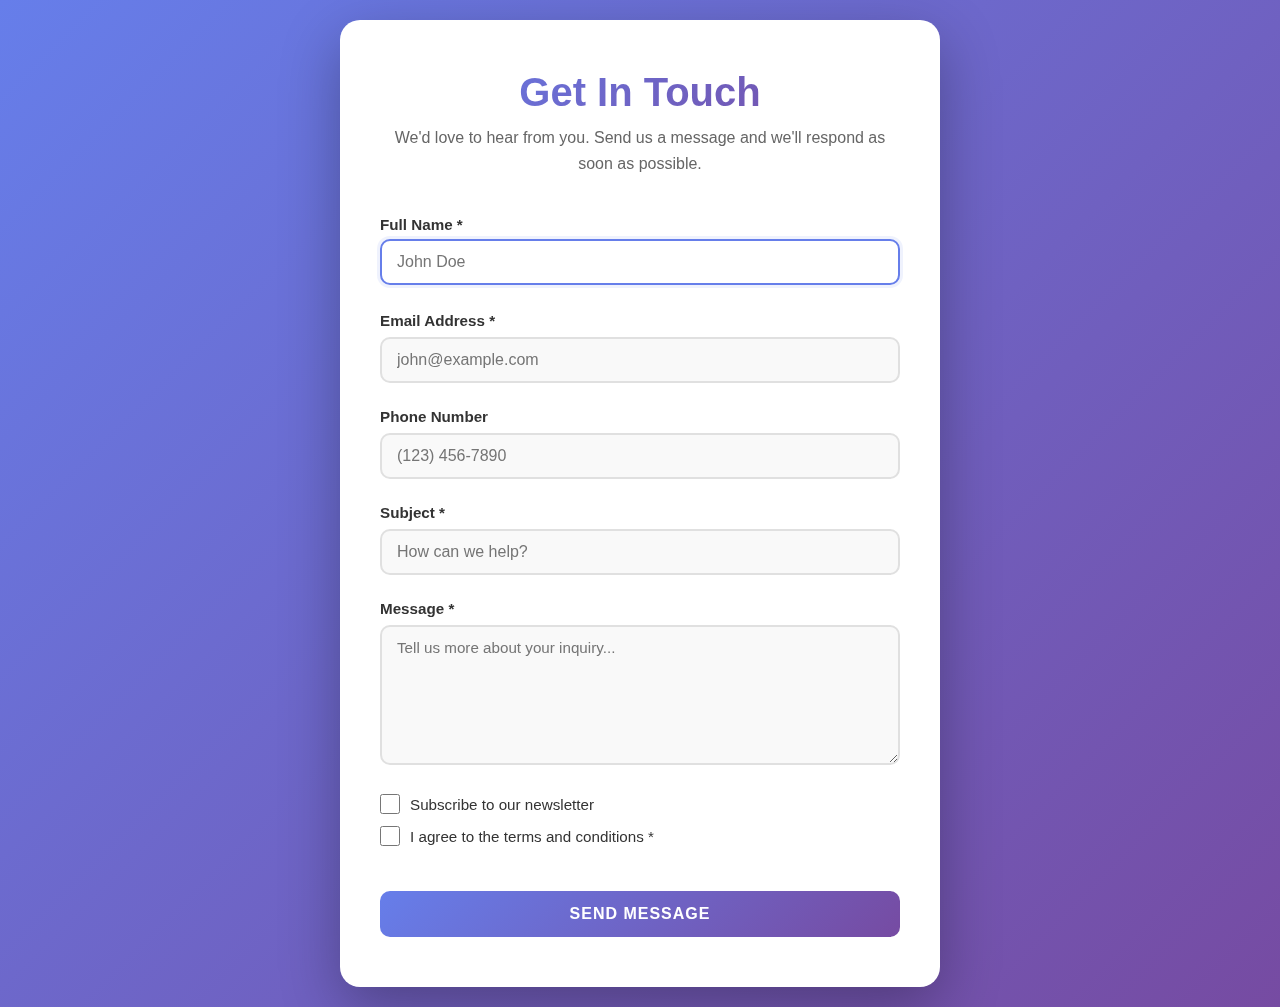
<file: contact.html>
<!DOCTYPE html>
<html lang="en">
<head>
    <meta charset="UTF-8">
    <meta name="viewport" content="width=device-width, initial-scale=1.0">
    <title>Contact Us - Farmbridge Technologies</title>
    <style>
        * {
            margin: 0;
            padding: 0;
            box-sizing: border-box;
        }

        body {
            font-family: 'Segoe UI', Tahoma, Geneva, Verdana, sans-serif;
            background: linear-gradient(135deg, #667eea 0%, #764ba2 100%);
            min-height: 100vh;
            display: flex;
            justify-content: center;
            align-items: center;
            padding: 20px;
            overflow-x: hidden;
        }

        .container {
            max-width: 600px;
            width: 100%;
        }

        .contact-wrapper {
            perspective: 1000px;
            position: relative;
        }

        .contact-card {
            background: white;
            border-radius: 20px;
            box-shadow: 0 20px 60px rgba(0, 0, 0, 0.3);
            padding: 50px 40px;
            transform-style: preserve-3d;
            transition: all 0.8s cubic-bezier(0.68, -0.55, 0.265, 1.55);
            position: relative;
            z-index: 10;
        }

        .contact-card.submitted {
            transform: rotateY(180deg) rotateX(10deg) scale(0.95);
            opacity: 0;
            pointer-events: none;
        }

        .form-header {
            text-align: center;
            margin-bottom: 40px;
            animation: slideInDown 0.6s ease-out;
        }

        .form-header h1 {
            color: #333;
            font-size: 2.5rem;
            margin-bottom: 10px;
            background: linear-gradient(135deg, #667eea 0%, #764ba2 100%);
            -webkit-background-clip: text;
            -webkit-text-fill-color: transparent;
            background-clip: text;
        }

        .form-header p {
            color: #666;
            font-size: 1rem;
            line-height: 1.6;
        }

        .form-group {
            margin-bottom: 25px;
            animation: slideInUp 0.6s ease-out;
            animation-fill-mode: both;
        }

        .form-group:nth-child(1) { animation-delay: 0.1s; }
        .form-group:nth-child(2) { animation-delay: 0.2s; }
        .form-group:nth-child(3) { animation-delay: 0.3s; }
        .form-group:nth-child(4) { animation-delay: 0.4s; }
        .form-group:nth-child(5) { animation-delay: 0.5s; }

        label {
            display: block;
            margin-bottom: 8px;
            color: #333;
            font-weight: 600;
            font-size: 0.95rem;
            transition: color 0.3s ease;
        }

        input[type="text"],
        input[type="email"],
        input[type="tel"],
        input[type="subject"],
        textarea {
            width: 100%;
            padding: 12px 15px;
            border: 2px solid #e0e0e0;
            border-radius: 10px;
            font-size: 1rem;
            font-family: 'Segoe UI', Tahoma, Geneva, Verdana, sans-serif;
            transition: all 0.3s cubic-bezier(0.4, 0, 0.2, 1);
            background: #f9f9f9;
            color: #333;
        }

        input[type="text"]:focus,
        input[type="email"]:focus,
        input[type="tel"]:focus,
        input[type="subject"]:focus,
        textarea:focus {
            outline: none;
            border-color: #667eea;
            background: white;
            box-shadow: 0 0 0 3px rgba(102, 126, 234, 0.1);
            transform: translateY(-2px);
        }

        input[type="text"]:hover,
        input[type="email"]:hover,
        input[type="tel"]:hover,
        input[type="subject"]:hover,
        textarea:hover {
            border-color: #667eea;
            background: #f0f0f0;
        }

        textarea {
            resize: vertical;
            min-height: 140px;
            font-size: 0.95rem;
        }

        input.error,
        textarea.error {
            border-color: #e74c3c;
            background: #fadbd8;
        }

        input.error:focus,
        textarea.error:focus {
            box-shadow: 0 0 0 3px rgba(231, 76, 60, 0.1);
        }

        input.success,
        textarea.success {
            border-color: #27ae60;
            background: #d5f4e6;
        }

        .error-message {
            color: #e74c3c;
            font-size: 0.85rem;
            margin-top: 5px;
            display: none;
            animation: slideInLeft 0.3s ease-out;
        }

        .error-message.show {
            display: block;
        }

        .form-group.has-error .error-message {
            display: block;
        }

        .checkbox-group {
            display: flex;
            flex-direction: column;
            gap: 12px;
        }

        .checkbox-item {
            display: flex;
            align-items: center;
        }

        input[type="checkbox"] {
            width: 20px;
            height: 20px;
            cursor: pointer;
            accent-color: #667eea;
            margin-right: 10px;
        }

        .checkbox-item label {
            margin: 0;
            cursor: pointer;
            font-weight: 400;
        }

        .submit-btn {
            width: 100%;
            padding: 14px;
            background: linear-gradient(135deg, #667eea 0%, #764ba2 100%);
            color: white;
            border: none;
            border-radius: 10px;
            font-size: 1rem;
            font-weight: 600;
            cursor: pointer;
            transition: all 0.3s cubic-bezier(0.4, 0, 0.2, 1);
            position: relative;
            overflow: hidden;
            text-transform: uppercase;
            letter-spacing: 1px;
            margin-top: 20px;
            animation: slideInUp 0.6s ease-out 0.6s both;
        }

        .submit-btn:hover {
            transform: translateY(-3px);
            box-shadow: 0 10px 25px rgba(102, 126, 234, 0.4);
        }

        .submit-btn:active {
            transform: translateY(-1px);
        }

        .submit-btn:disabled {
            opacity: 0.7;
            cursor: not-allowed;
            transform: none;
        }

        .submit-btn.loading {
            pointer-events: none;
        }

        .submit-btn.loading::after {
            content: '';
            position: absolute;
            width: 100%;
            height: 100%;
            top: 0;
            left: -100%;
            background: rgba(255, 255, 255, 0.3);
            animation: shimmer 2s infinite;
        }

        /* Success Message */
        .success-message {
            position: fixed;
            top: 50%;
            left: 50%;
            transform: translate(-50%, -50%) scale(0);
            background: white;
            padding: 50px;
            border-radius: 20px;
            box-shadow: 0 20px 60px rgba(0, 0, 0, 0.3);
            text-align: center;
            z-index: 100;
            transform-style: preserve-3d;
            animation: successPop 0.8s cubic-bezier(0.68, -0.55, 0.265, 1.55) forwards;
            max-width: 90%;
        }

        .success-message.show {
            display: flex;
            flex-direction: column;
            align-items: center;
            justify-content: center;
        }

        .success-icon {
            width: 80px;
            height: 80px;
            background: linear-gradient(135deg, #27ae60 0%, #16a085 100%);
            border-radius: 50%;
            display: flex;
            align-items: center;
            justify-content: center;
            margin: 0 auto 20px;
            animation: iconBounce 0.8s ease-out;
        }

        .success-icon::after {
            content: '✓';
            color: white;
            font-size: 3rem;
            font-weight: bold;
        }

        .success-message h2 {
            color: #27ae60;
            font-size: 1.8rem;
            margin-bottom: 10px;
        }

        .success-message p {
            color: #666;
            font-size: 1rem;
            line-height: 1.6;
            margin-bottom: 30px;
        }

        .reset-btn {
            padding: 12px 30px;
            background: linear-gradient(135deg, #667eea 0%, #764ba2 100%);
            color: white;
            border: none;
            border-radius: 10px;
            font-size: 0.95rem;
            font-weight: 600;
            cursor: pointer;
            transition: all 0.3s ease;
            text-transform: uppercase;
            letter-spacing: 0.5px;
        }

        .reset-btn:hover {
            transform: translateY(-2px);
            box-shadow: 0 5px 15px rgba(102, 126, 234, 0.3);
        }

        /* Animations */
        @keyframes slideInDown {
            from {
                opacity: 0;
                transform: translateY(-30px);
            }
            to {
                opacity: 1;
                transform: translateY(0);
            }
        }

        @keyframes slideInUp {
            from {
                opacity: 0;
                transform: translateY(30px);
            }
            to {
                opacity: 1;
                transform: translateY(0);
            }
        }

        @keyframes slideInLeft {
            from {
                opacity: 0;
                transform: translateX(-20px);
            }
            to {
                opacity: 1;
                transform: translateX(0);
            }
        }

        @keyframes shimmer {
            0% {
                left: -100%;
            }
            100% {
                left: 100%;
            }
        }

        @keyframes successPop {
            0% {
                transform: translate(-50%, -50%) scale(0) rotateX(90deg);
                opacity: 0;
            }
            50% {
                transform: translate(-50%, -50%) scale(1.1) rotateX(0);
                opacity: 1;
            }
            100% {
                transform: translate(-50%, -50%) scale(1) rotateX(0);
                opacity: 1;
            }
        }

        @keyframes iconBounce {
            0%, 100% {
                transform: scale(1);
            }
            50% {
                transform: scale(1.1);
            }
        }

        /* Overlay for success state */
        .overlay {
            position: fixed;
            top: 0;
            left: 0;
            width: 100%;
            height: 100%;
            background: rgba(0, 0, 0, 0.5);
            z-index: 50;
            opacity: 0;
            pointer-events: none;
            transition: opacity 0.3s ease;
        }

        .overlay.show {
            opacity: 1;
            pointer-events: all;
        }

        /* Responsive Design */
        @media (max-width: 600px) {
            .contact-card {
                padding: 30px 20px;
            }

            .form-header h1 {
                font-size: 2rem;
            }

            .success-message {
                padding: 40px 20px;
                width: 90%;
            }

            .success-icon {
                width: 60px;
                height: 60px;
            }

            .success-icon::after {
                font-size: 2rem;
            }

            .success-message h2 {
                font-size: 1.5rem;
            }

            .submit-btn {
                padding: 12px;
                font-size: 0.95rem;
            }
        }

        /* Loading spinner */
        .spinner {
            border: 3px solid rgba(255, 255, 255, 0.3);
            border-top: 3px solid white;
            border-radius: 50%;
            width: 20px;
            height: 20px;
            animation: spin 0.8s linear infinite;
            display: none;
            margin: 0 10px;
        }

        .submit-btn.loading .spinner {
            display: inline-block;
        }

        .submit-btn.loading .btn-text {
            opacity: 0.7;
        }

        @keyframes spin {
            0% { transform: rotate(0deg); }
            100% { transform: rotate(360deg); }
        }
    </style>
</head>
<body>
    <div class="container">
        <div class="contact-wrapper">
            <div class="contact-card">
                <div class="form-header">
                    <h1>Get In Touch</h1>
                    <p>We'd love to hear from you. Send us a message and we'll respond as soon as possible.</p>
                </div>

                <form id="contactForm" novalidate>
                    <div class="form-group">
                        <label for="name">Full Name *</label>
                        <input type="text" id="name" name="name" placeholder="John Doe" required>
                        <div class="error-message">Please enter your full name</div>
                    </div>

                    <div class="form-group">
                        <label for="email">Email Address *</label>
                        <input type="email" id="email" name="email" placeholder="john@example.com" required>
                        <div class="error-message">Please enter a valid email address</div>
                    </div>

                    <div class="form-group">
                        <label for="phone">Phone Number</label>
                        <input type="tel" id="phone" name="phone" placeholder="(123) 456-7890">
                        <div class="error-message">Please enter a valid phone number</div>
                    </div>

                    <div class="form-group">
                        <label for="subject">Subject *</label>
                        <input type="text" id="subject" name="subject" placeholder="How can we help?" required>
                        <div class="error-message">Please enter a subject</div>
                    </div>

                    <div class="form-group">
                        <label for="message">Message *</label>
                        <textarea id="message" name="message" placeholder="Tell us more about your inquiry..." required></textarea>
                        <div class="error-message">Please enter a message (at least 10 characters)</div>
                    </div>

                    <div class="form-group">
                        <div class="checkbox-group">
                            <div class="checkbox-item">
                                <input type="checkbox" id="subscribe" name="subscribe">
                                <label for="subscribe">Subscribe to our newsletter</label>
                            </div>
                            <div class="checkbox-item">
                                <input type="checkbox" id="terms" name="terms" required>
                                <label for="terms">I agree to the terms and conditions *</label>
                            </div>
                        </div>
                        <div class="error-message">You must agree to the terms and conditions</div>
                    </div>

                    <button type="submit" class="submit-btn">
                        <span class="spinner"></span>
                        <span class="btn-text">Send Message</span>
                    </button>
                </form>
            </div>
        </div>
    </div>

    <!-- Success Message -->
    <div class="overlay" id="overlay"></div>
    <div class="success-message" id="successMessage">
        <div class="success-icon"></div>
        <h2>Message Sent Successfully!</h2>
        <p>Thank you for reaching out. We've received your message and will get back to you within 24 hours.</p>
        <button class="reset-btn" onclick="resetForm()">Send Another Message</button>
    </div>

    <script>
        const contactForm = document.getElementById('contactForm');
        const successMessage = document.getElementById('successMessage');
        const overlay = document.getElementById('overlay');
        const contactCard = document.querySelector('.contact-card');
        const submitBtn = contactForm.querySelector('.submit-btn');

        // Form validation rules
        const validationRules = {
            name: {
                validate: (value) => value.trim().length >= 2,
                message: 'Please enter your full name'
            },
            email: {
                validate: (value) => /^[^\s@]+@[^\s@]+\.[^\s@]+$/.test(value),
                message: 'Please enter a valid email address'
            },
            phone: {
                validate: (value) => {
                    if (value.trim() === '') return true; // Optional field
                    return /^[\d\s\-\(\)\+]+$/.test(value) && value.replace(/\D/g, '').length >= 10;
                },
                message: 'Please enter a valid phone number'
            },
            subject: {
                validate: (value) => value.trim().length >= 3,
                message: 'Please enter a subject'
            },
            message: {
                validate: (value) => value.trim().length >= 10,
                message: 'Please enter a message (at least 10 characters)'
            },
            terms: {
                validate: (value) => document.getElementById('terms').checked,
                message: 'You must agree to the terms and conditions'
            }
        };

        // Real-time validation on input
        Object.keys(validationRules).forEach(fieldName => {
            const field = document.getElementById(fieldName);
            if (field && fieldName !== 'terms') {
                field.addEventListener('blur', () => validateField(fieldName));
                field.addEventListener('input', () => {
                    if (field.classList.contains('error')) {
                        validateField(fieldName);
                    }
                });
            }
        });

        // Validate terms checkbox
        document.getElementById('terms').addEventListener('change', () => {
            validateField('terms');
        });

        // Validate individual field
        function validateField(fieldName) {
            const field = document.getElementById(fieldName);
            const rule = validationRules[fieldName];
            const formGroup = field.closest('.form-group');

            if (rule && !rule.validate(field.value)) {
                field.classList.add('error');
                field.classList.remove('success');
                formGroup.classList.add('has-error');
                return false;
            } else {
                field.classList.remove('error');
                field.classList.add('success');
                formGroup.classList.remove('has-error');
                return true;
            }
        }

        // Validate entire form
        function validateForm() {
            let isValid = true;
            Object.keys(validationRules).forEach(fieldName => {
                if (!validateField(fieldName)) {
                    isValid = false;
                }
            });
            return isValid;
        }

        // Handle form submission
        contactForm.addEventListener('submit', async (e) => {
            e.preventDefault();

            if (!validateForm()) {
                return;
            }

            // Show loading state
            submitBtn.classList.add('loading');
            submitBtn.disabled = true;

            // Simulate API call
            try {
                await simulateFormSubmission();

                // Show success animation
                showSuccessState();
            } catch (error) {
                console.error('Error submitting form:', error);
                submitBtn.classList.remove('loading');
                submitBtn.disabled = false;
            }
        });

        // Simulate form submission (replace with actual API call)
        function simulateFormSubmission() {
            return new Promise((resolve) => {
                setTimeout(() => {
                    // Get form data
                    const formData = new FormData(contactForm);
                    const data = {
                        name: formData.get('name'),
                        email: formData.get('email'),
                        phone: formData.get('phone'),
                        subject: formData.get('subject'),
                        message: formData.get('message'),
                        subscribe: formData.get('subscribe') === 'on',
                        timestamp: new Date().toISOString()
                    };

                    // Log form data (in production, this would be sent to a server)
                    console.log('Form submitted:', data);

                    // You can send this data to your backend here
                    // Example:
                    // fetch('/api/contact', {
                    //     method: 'POST',
                    //     headers: { 'Content-Type': 'application/json' },
                    //     body: JSON.stringify(data)
                    // }).then(response => response.json())
                    // .then(result => resolve(result));

                    resolve(data);
                }, 1500); // Simulate network delay
            });
        }

        // Show success state with 3D transitions
        function showSuccessState() {
            // Animate form out
            contactCard.classList.add('submitted');

            // Show overlay and success message
            setTimeout(() => {
                overlay.classList.add('show');
                successMessage.classList.add('show');
            }, 300);
        }

        // Reset form and return to initial state
        function resetForm() {
            // Remove success state
            overlay.classList.remove('show');
            successMessage.classList.remove('show');
            contactCard.classList.remove('submitted');

            // Reset form
            contactForm.reset();

            // Remove all validation classes
            document.querySelectorAll('.form-group').forEach(group => {
                group.classList.remove('has-error');
            });

            document.querySelectorAll('input, textarea').forEach(field => {
                field.classList.remove('error', 'success');
            });

            // Reset button state
            submitBtn.classList.remove('loading');
            submitBtn.disabled = false;

            // Focus on first field
            document.getElementById('name').focus();
        }

        // Close success message on overlay click
        overlay.addEventListener('click', resetForm);

        // Keyboard shortcuts
        document.addEventListener('keydown', (e) => {
            // Escape key to close success message
            if (e.key === 'Escape' && successMessage.classList.contains('show')) {
                resetForm();
            }
        });

        // Initial focus
        window.addEventListener('load', () => {
            document.getElementById('name').focus();
        });
    </script>
</body>
</html>
</file>
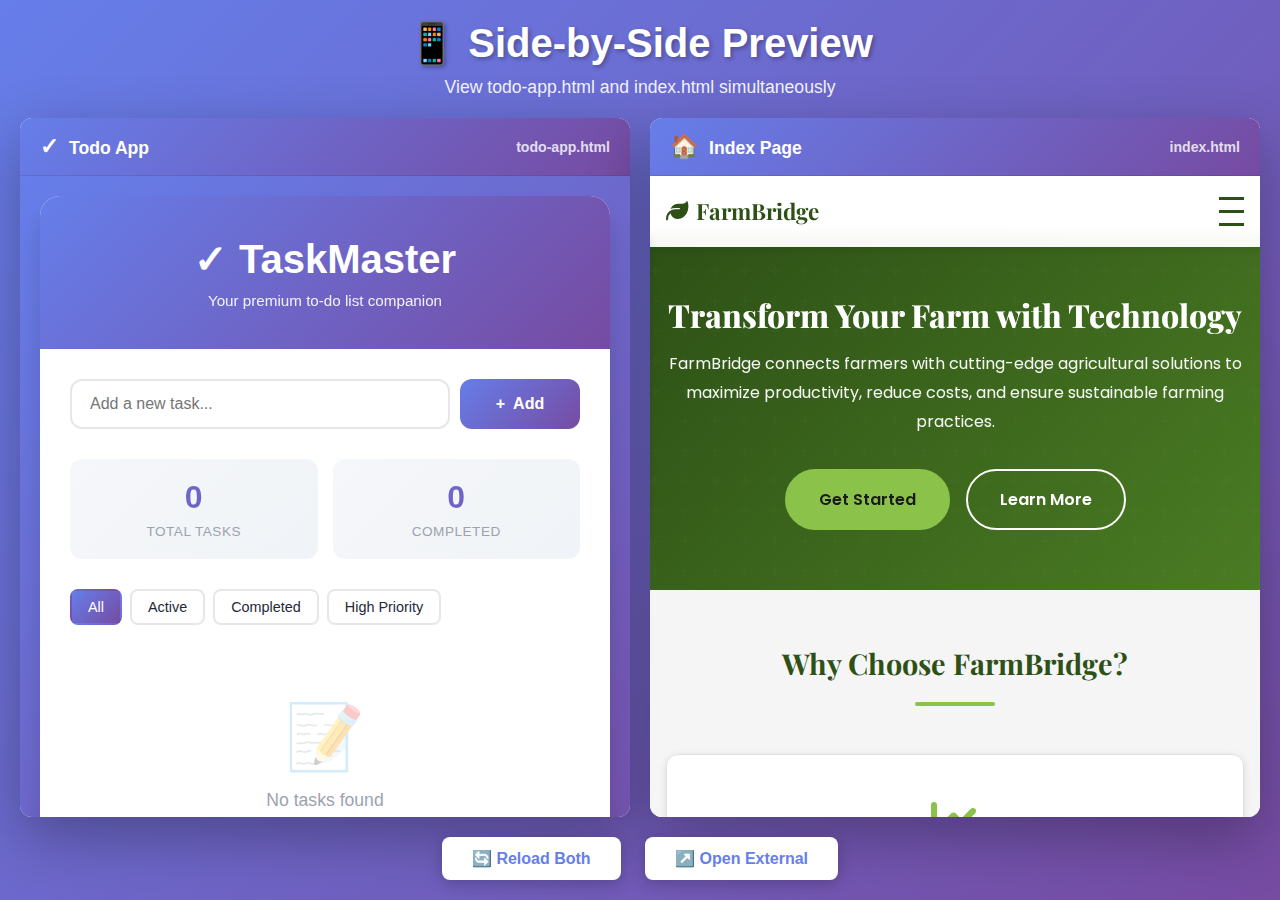
<file: preview.html>
<!DOCTYPE html>
<html lang="en">
<head>
    <meta charset="UTF-8">
    <meta name="viewport" content="width=device-width, initial-scale=1.0">
    <title>Side-by-Side Preview</title>
    <style>
        * {
            margin: 0;
            padding: 0;
            box-sizing: border-box;
        }

        body {
            font-family: -apple-system, BlinkMacSystemFont, 'Segoe UI', Roboto, Oxygen, Ubuntu, Cantarell, sans-serif;
            background: linear-gradient(135deg, #667eea 0%, #764ba2 100%);
            min-height: 100vh;
            display: flex;
            flex-direction: column;
            padding: 20px;
        }

        .header {
            text-align: center;
            color: white;
            margin-bottom: 20px;
        }

        .header h1 {
            font-size: 2.5em;
            margin-bottom: 10px;
            text-shadow: 2px 2px 4px rgba(0, 0, 0, 0.3);
        }

        .header p {
            font-size: 1.1em;
            opacity: 0.9;
        }

        .container {
            display: flex;
            gap: 20px;
            flex: 1;
            height: calc(100vh - 180px);
            min-height: 600px;
        }

        .preview-section {
            flex: 1;
            display: flex;
            flex-direction: column;
            background: white;
            border-radius: 12px;
            box-shadow: 0 20px 60px rgba(0, 0, 0, 0.3);
            overflow: hidden;
            transition: transform 0.3s ease, box-shadow 0.3s ease;
        }

        .preview-section:hover {
            transform: translateY(-5px);
            box-shadow: 0 25px 70px rgba(0, 0, 0, 0.4);
        }

        .preview-header {
            background: linear-gradient(135deg, #667eea 0%, #764ba2 100%);
            color: white;
            padding: 15px 20px;
            font-weight: 600;
            font-size: 1.1em;
            border-bottom: 1px solid rgba(0, 0, 0, 0.1);
            display: flex;
            align-items: center;
            justify-content: space-between;
        }

        .preview-header .icon {
            margin-right: 10px;
            font-size: 1.3em;
        }

        .iframe-container {
            flex: 1;
            overflow: hidden;
            position: relative;
        }

        iframe {
            width: 100%;
            height: 100%;
            border: none;
            display: block;
        }

        .loading {
            display: flex;
            align-items: center;
            justify-content: center;
            height: 100%;
            color: #999;
            font-style: italic;
        }

        .controls {
            text-align: center;
            margin-top: 20px;
        }

        .controls button {
            background: white;
            color: #667eea;
            border: none;
            padding: 12px 30px;
            font-size: 1em;
            border-radius: 8px;
            cursor: pointer;
            margin: 0 10px;
            font-weight: 600;
            transition: all 0.3s ease;
            box-shadow: 0 4px 15px rgba(0, 0, 0, 0.2);
        }

        .controls button:hover {
            transform: translateY(-2px);
            box-shadow: 0 6px 20px rgba(0, 0, 0, 0.3);
        }

        .controls button:active {
            transform: translateY(0);
        }

        @media (max-width: 1024px) {
            .container {
                flex-direction: column;
                height: auto;
                gap: 20px;
            }

            .preview-section {
                height: 500px;
            }

            .header h1 {
                font-size: 1.8em;
            }
        }

        @media (max-width: 768px) {
            body {
                padding: 10px;
            }

            .header {
                margin-bottom: 15px;
            }

            .header h1 {
                font-size: 1.5em;
            }

            .header p {
                font-size: 0.9em;
            }

            .container {
                height: auto;
                gap: 15px;
            }

            .preview-section {
                height: 400px;
            }

            .preview-header {
                padding: 12px 15px;
                font-size: 0.95em;
            }

            .controls button {
                padding: 10px 20px;
                font-size: 0.9em;
                margin: 5px;
            }
        }
    </style>
</head>
<body>
    <div class="header">
        <h1>📱 Side-by-Side Preview</h1>
        <p>View todo-app.html and index.html simultaneously</p>
    </div>

    <div class="container">
        <div class="preview-section">
            <div class="preview-header">
                <span><span class="icon">✓</span>Todo App</span>
                <span style="font-size: 0.8em; opacity: 0.8;">todo-app.html</span>
            </div>
            <div class="iframe-container">
                <iframe src="todo-app.html" title="Todo App Preview"></iframe>
            </div>
        </div>

        <div class="preview-section">
            <div class="preview-header">
                <span><span class="icon">🏠</span>Index Page</span>
                <span style="font-size: 0.8em; opacity: 0.8;">index.html</span>
            </div>
            <div class="iframe-container">
                <iframe src="index.html" title="Index Page Preview"></iframe>
            </div>
        </div>
    </div>

    <div class="controls">
        <button onclick="reloadIframes()">🔄 Reload Both</button>
        <button onclick="openExternal()">↗️ Open External</button>
    </div>

    <script>
        function reloadIframes() {
            const iframes = document.querySelectorAll('iframe');
            iframes.forEach(iframe => {
                iframe.src = iframe.src;
            });
        }

        function openExternal() {
            window.open('todo-app.html', '_blank');
            window.open('index.html', '_blank');
        }

        // Handle iframe load events
        document.querySelectorAll('iframe').forEach(iframe => {
            iframe.addEventListener('load', function() {
                console.log('Iframe loaded: ' + this.title);
            });

            iframe.addEventListener('error', function() {
                console.warn('Failed to load iframe: ' + this.title);
            });
        });
    </script>
</body>
</html>
</file>
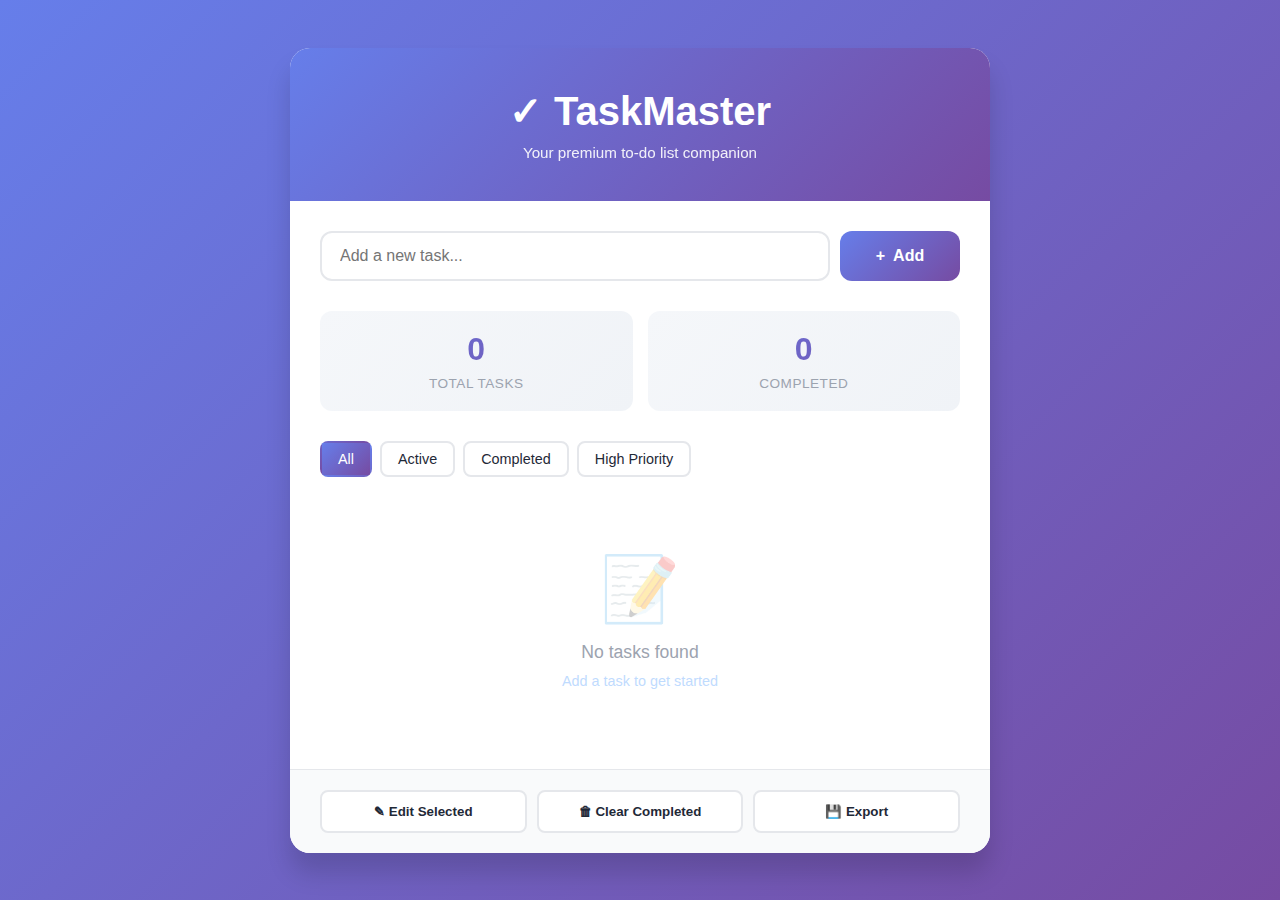
<file: todo-app.html>
<!DOCTYPE html>
<html lang="en">
<head>
    <meta charset="UTF-8">
    <meta name="viewport" content="width=device-width, initial-scale=1.0">
    <title>Premium To-Do List App</title>
    <style>
        * {
            margin: 0;
            padding: 0;
            box-sizing: border-box;
        }

        :root {
            --primary-gradient: linear-gradient(135deg, #667eea 0%, #764ba2 100%);
            --secondary-gradient: linear-gradient(135deg, #f093fb 0%, #f5576c 100%);
            --success-color: #10b981;
            --danger-color: #ef4444;
            --warning-color: #f59e0b;
            --text-dark: #1f2937;
            --text-light: #9ca3af;
            --bg-light: #f9fafb;
            --border-color: #e5e7eb;
            --shadow-sm: 0 1px 2px rgba(0, 0, 0, 0.05);
            --shadow-md: 0 4px 6px rgba(0, 0, 0, 0.1);
            --shadow-lg: 0 10px 15px rgba(0, 0, 0, 0.1);
            --shadow-xl: 0 20px 25px rgba(0, 0, 0, 0.15);
        }

        body {
            font-family: 'Segoe UI', Tahoma, Geneva, Verdana, sans-serif;
            background: var(--primary-gradient);
            min-height: 100vh;
            padding: 20px;
            display: flex;
            justify-content: center;
            align-items: center;
        }

        .container {
            width: 100%;
            max-width: 700px;
        }

        .card {
            background: white;
            border-radius: 20px;
            box-shadow: var(--shadow-xl);
            overflow: hidden;
        }

        .header {
            background: var(--primary-gradient);
            color: white;
            padding: 40px 30px;
            text-align: center;
            position: relative;
        }

        .header::before {
            content: '';
            position: absolute;
            top: 0;
            left: 0;
            right: 0;
            bottom: 0;
            background: url('data:image/svg+xml,<svg width="100" height="100" xmlns="http://www.w3.org/2000/svg"><defs><pattern id="grid" width="20" height="20" patternUnits="userSpaceOnUse"><path d="M 20 0 L 0 0 0 20" fill="none" stroke="rgba(255,255,255,0.1)" stroke-width="0.5"/></pattern></defs><rect width="100" height="100" fill="url(%23grid)"/></svg>');
            opacity: 0.1;
        }

        .header h1 {
            font-size: 2.5rem;
            margin-bottom: 10px;
            font-weight: 700;
            position: relative;
            z-index: 1;
            animation: slideDown 0.6s ease-out;
        }

        .header p {
            font-size: 0.95rem;
            opacity: 0.9;
            position: relative;
            z-index: 1;
            animation: slideDown 0.8s ease-out 0.1s backwards;
        }

        @keyframes slideDown {
            from {
                opacity: 0;
                transform: translateY(-20px);
            }
            to {
                opacity: 1;
                transform: translateY(0);
            }
        }

        .content {
            padding: 30px;
        }

        .input-group {
            display: flex;
            gap: 10px;
            margin-bottom: 30px;
            animation: slideUp 0.6s ease-out 0.2s backwards;
        }

        @keyframes slideUp {
            from {
                opacity: 0;
                transform: translateY(20px);
            }
            to {
                opacity: 1;
                transform: translateY(0);
            }
        }

        #todoInput {
            flex: 1;
            padding: 14px 18px;
            border: 2px solid var(--border-color);
            border-radius: 12px;
            font-size: 1rem;
            transition: all 0.3s ease;
            font-family: inherit;
        }

        #todoInput:focus {
            outline: none;
            border-color: #667eea;
            box-shadow: 0 0 0 3px rgba(102, 126, 234, 0.1);
            transform: translateY(-2px);
        }

        .btn {
            padding: 14px 28px;
            border: none;
            border-radius: 12px;
            font-size: 1rem;
            font-weight: 600;
            cursor: pointer;
            transition: all 0.3s ease;
            display: inline-flex;
            align-items: center;
            gap: 8px;
            font-family: inherit;
        }

        .btn-primary {
            background: var(--primary-gradient);
            color: white;
            min-width: 120px;
            justify-content: center;
        }

        .btn-primary:hover {
            transform: translateY(-3px);
            box-shadow: var(--shadow-lg);
        }

        .btn-primary:active {
            transform: translateY(-1px);
        }

        .stats {
            display: grid;
            grid-template-columns: 1fr 1fr;
            gap: 15px;
            margin-bottom: 30px;
        }

        .stat-box {
            background: linear-gradient(135deg, #f5f7fa 0%, #f0f3f7 100%);
            padding: 20px;
            border-radius: 12px;
            text-align: center;
            animation: slideUp 0.6s ease-out 0.3s backwards;
        }

        .stat-number {
            font-size: 2rem;
            font-weight: 700;
            background: var(--primary-gradient);
            -webkit-background-clip: text;
            -webkit-text-fill-color: transparent;
            background-clip: text;
        }

        .stat-label {
            font-size: 0.85rem;
            color: var(--text-light);
            margin-top: 8px;
            text-transform: uppercase;
            letter-spacing: 0.5px;
        }

        .filter-group {
            display: flex;
            gap: 8px;
            margin-bottom: 25px;
            animation: slideUp 0.6s ease-out 0.4s backwards;
            flex-wrap: wrap;
        }

        .filter-btn {
            padding: 8px 16px;
            border: 2px solid var(--border-color);
            background: white;
            border-radius: 8px;
            cursor: pointer;
            transition: all 0.3s ease;
            font-size: 0.9rem;
            font-weight: 500;
            color: var(--text-dark);
        }

        .filter-btn.active {
            background: var(--primary-gradient);
            color: white;
            border-color: transparent;
        }

        .filter-btn:hover {
            border-color: #667eea;
        }

        .todo-list {
            display: flex;
            flex-direction: column;
            gap: 12px;
        }

        .todo-item {
            display: flex;
            align-items: center;
            gap: 12px;
            padding: 16px;
            background: var(--bg-light);
            border: 2px solid transparent;
            border-radius: 12px;
            transition: all 0.3s ease;
            animation: slideIn 0.4s ease-out;
        }

        @keyframes slideIn {
            from {
                opacity: 0;
                transform: translateX(-20px);
            }
            to {
                opacity: 1;
                transform: translateX(0);
            }
        }

        .todo-item:hover {
            background: white;
            border-color: #667eea;
            box-shadow: var(--shadow-md);
            transform: translateX(4px);
        }

        .todo-item.completed {
            opacity: 0.6;
        }

        .todo-item.completed .todo-text {
            text-decoration: line-through;
            color: var(--text-light);
        }

        .checkbox {
            width: 24px;
            height: 24px;
            min-width: 24px;
            cursor: pointer;
            accent-color: #667eea;
        }

        .todo-text {
            flex: 1;
            font-size: 1rem;
            color: var(--text-dark);
            word-break: break-word;
            transition: all 0.3s ease;
        }

        .todo-priority {
            display: inline-flex;
            align-items: center;
            justify-content: center;
            width: 24px;
            height: 24px;
            border-radius: 50%;
            font-size: 0.75rem;
            font-weight: 600;
            color: white;
        }

        .todo-priority.high {
            background: var(--danger-color);
        }

        .todo-priority.medium {
            background: var(--warning-color);
        }

        .todo-priority.low {
            background: var(--success-color);
        }

        .todo-actions {
            display: flex;
            gap: 8px;
        }

        .btn-icon {
            width: 32px;
            height: 32px;
            border: none;
            border-radius: 8px;
            cursor: pointer;
            display: flex;
            align-items: center;
            justify-content: center;
            font-size: 1.2rem;
            transition: all 0.3s ease;
            background: transparent;
            color: var(--text-light);
        }

        .btn-icon:hover {
            background: #e5e7eb;
            color: var(--text-dark);
            transform: scale(1.1);
        }

        .btn-icon.delete:hover {
            background: rgba(239, 68, 68, 0.1);
            color: var(--danger-color);
        }

        .empty-state {
            text-align: center;
            padding: 50px 20px;
            animation: slideUp 0.6s ease-out;
        }

        .empty-icon {
            font-size: 4rem;
            margin-bottom: 15px;
            opacity: 0.3;
        }

        .empty-text {
            color: var(--text-light);
            font-size: 1.1rem;
            margin-bottom: 10px;
        }

        .empty-subtext {
            color: #bfdbfe;
            font-size: 0.9rem;
        }

        .action-bar {
            display: flex;
            gap: 10px;
            padding: 20px 30px;
            background: var(--bg-light);
            border-top: 1px solid var(--border-color);
            flex-wrap: wrap;
            animation: slideUp 0.6s ease-out 0.5s backwards;
        }

        .btn-secondary {
            flex: 1;
            min-width: 120px;
            padding: 12px 20px;
            border: 2px solid var(--border-color);
            background: white;
            color: var(--text-dark);
            border-radius: 8px;
            font-weight: 600;
            cursor: pointer;
            transition: all 0.3s ease;
        }

        .btn-secondary:hover {
            border-color: #667eea;
            color: #667eea;
            background: rgba(102, 126, 234, 0.05);
        }

        .btn-secondary:disabled {
            opacity: 0.5;
            cursor: not-allowed;
        }

        .modal {
            display: none;
            position: fixed;
            top: 0;
            left: 0;
            right: 0;
            bottom: 0;
            background: rgba(0, 0, 0, 0.5);
            z-index: 1000;
            animation: fadeIn 0.3s ease-out;
        }

        .modal.active {
            display: flex;
            align-items: center;
            justify-content: center;
        }

        @keyframes fadeIn {
            from {
                opacity: 0;
            }
            to {
                opacity: 1;
            }
        }

        .modal-content {
            background: white;
            border-radius: 16px;
            padding: 30px;
            max-width: 500px;
            width: 90%;
            animation: slideDown 0.3s ease-out;
        }

        .modal-header {
            font-size: 1.5rem;
            font-weight: 700;
            margin-bottom: 20px;
            color: var(--text-dark);
        }

        .form-group {
            margin-bottom: 20px;
        }

        .form-label {
            display: block;
            margin-bottom: 8px;
            font-weight: 600;
            color: var(--text-dark);
            font-size: 0.9rem;
        }

        .form-input,
        .form-select {
            width: 100%;
            padding: 12px;
            border: 2px solid var(--border-color);
            border-radius: 8px;
            font-size: 1rem;
            font-family: inherit;
            transition: all 0.3s ease;
        }

        .form-input:focus,
        .form-select:focus {
            outline: none;
            border-color: #667eea;
            box-shadow: 0 0 0 3px rgba(102, 126, 234, 0.1);
        }

        .modal-actions {
            display: flex;
            gap: 10px;
            margin-top: 25px;
        }

        .modal-actions button {
            flex: 1;
            padding: 12px;
            border: none;
            border-radius: 8px;
            font-weight: 600;
            cursor: pointer;
            transition: all 0.3s ease;
        }

        .modal-btn-primary {
            background: var(--primary-gradient);
            color: white;
        }

        .modal-btn-primary:hover {
            transform: translateY(-2px);
            box-shadow: var(--shadow-md);
        }

        .modal-btn-secondary {
            background: var(--bg-light);
            color: var(--text-dark);
            border: 2px solid var(--border-color);
        }

        .modal-btn-secondary:hover {
            border-color: #667eea;
        }

        @media (max-width: 600px) {
            .header h1 {
                font-size: 1.8rem;
            }

            .content {
                padding: 20px;
            }

            .stats {
                grid-template-columns: 1fr;
            }

            .input-group {
                flex-direction: column;
            }

            .btn-primary {
                width: 100%;
            }
        }

        .toast {
            position: fixed;
            bottom: 20px;
            right: 20px;
            background: white;
            padding: 16px 20px;
            border-radius: 12px;
            box-shadow: var(--shadow-lg);
            animation: slideIn 0.4s ease-out;
            max-width: 300px;
            z-index: 2000;
        }

        .toast.success {
            border-left: 4px solid var(--success-color);
        }

        .toast.error {
            border-left: 4px solid var(--danger-color);
        }
    </style>
</head>
<body>
    <div class="container">
        <div class="card">
            <div class="header">
                <h1>✓ TaskMaster</h1>
                <p>Your premium to-do list companion</p>
            </div>

            <div class="content">
                <div class="input-group">
                    <input type="text" id="todoInput" placeholder="Add a new task...">
                    <button class="btn btn-primary" onclick="addTodo()">
                        <span>+</span> Add
                    </button>
                </div>

                <div class="stats">
                    <div class="stat-box">
                        <div class="stat-number" id="totalCount">0</div>
                        <div class="stat-label">Total Tasks</div>
                    </div>
                    <div class="stat-box">
                        <div class="stat-number" id="completedCount">0</div>
                        <div class="stat-label">Completed</div>
                    </div>
                </div>

                <div class="filter-group">
                    <button class="filter-btn active" onclick="filterTodos('all')">All</button>
                    <button class="filter-btn" onclick="filterTodos('active')">Active</button>
                    <button class="filter-btn" onclick="filterTodos('completed')">Completed</button>
                    <button class="filter-btn" onclick="filterTodos('high')">High Priority</button>
                </div>

                <div id="todoList" class="todo-list">
                    <div class="empty-state">
                        <div class="empty-icon">📝</div>
                        <div class="empty-text">No tasks yet</div>
                        <div class="empty-subtext">Add a task to get started</div>
                    </div>
                </div>
            </div>

            <div class="action-bar">
                <button class="btn-secondary" onclick="openEditModal()">✎ Edit Selected</button>
                <button class="btn-secondary" onclick="clearCompleted()">🗑 Clear Completed</button>
                <button class="btn-secondary" onclick="exportTodos()">💾 Export</button>
            </div>
        </div>
    </div>

    <div id="editModal" class="modal">
        <div class="modal-content">
            <div class="modal-header">Edit Task</div>
            <div class="form-group">
                <label class="form-label">Task Description</label>
                <input type="text" id="editTaskText" class="form-input">
            </div>
            <div class="form-group">
                <label class="form-label">Priority</label>
                <select id="editPriority" class="form-select">
                    <option value="low">Low</option>
                    <option value="medium">Medium</option>
                    <option value="high">High</option>
                </select>
            </div>
            <div class="modal-actions">
                <button class="modal-btn-primary" onclick="saveEdit()">Save Changes</button>
                <button class="modal-btn-secondary" onclick="closeEditModal()">Cancel</button>
            </div>
        </div>
    </div>

    <script>
        let todos = [];
        let currentFilter = 'all';
        let editingId = null;

        // Initialize app
        function init() {
            loadTodos();
            renderTodos();
            setupEventListeners();
        }

        // Event listeners
        function setupEventListeners() {
            document.getElementById('todoInput').addEventListener('keypress', (e) => {
                if (e.key === 'Enter') addTodo();
            });
        }

        // Add todo
        function addTodo() {
            const input = document.getElementById('todoInput');
            const text = input.value.trim();

            if (!text) {
                showToast('Please enter a task', 'error');
                return;
            }

            const todo = {
                id: Date.now(),
                text: text,
                completed: false,
                priority: 'medium',
                createdAt: new Date().toISOString()
            };

            todos.unshift(todo);
            saveTodos();
            input.value = '';
            renderTodos();
            showToast('Task added successfully!', 'success');
        }

        // Toggle todo completion
        function toggleTodo(id) {
            const todo = todos.find(t => t.id === id);
            if (todo) {
                todo.completed = !todo.completed;
                saveTodos();
                renderTodos();
            }
        }

        // Delete todo
        function deleteTodo(id) {
            todos = todos.filter(t => t.id !== id);
            saveTodos();
            renderTodos();
            showToast('Task deleted', 'success');
        }

        // Filter todos
        function filterTodos(filter) {
            currentFilter = filter;

            // Update active filter button
            document.querySelectorAll('.filter-btn').forEach(btn => {
                btn.classList.remove('active');
            });
            event.target.classList.add('active');

            renderTodos();
        }

        // Get filtered todos
        function getFilteredTodos() {
            switch (currentFilter) {
                case 'active':
                    return todos.filter(t => !t.completed);
                case 'completed':
                    return todos.filter(t => t.completed);
                case 'high':
                    return todos.filter(t => t.priority === 'high');
                default:
                    return todos;
            }
        }

        // Render todos
        function renderTodos() {
            const todoList = document.getElementById('todoList');
            const filtered = getFilteredTodos();

            if (filtered.length === 0) {
                todoList.innerHTML = `
                    <div class="empty-state">
                        <div class="empty-icon">📝</div>
                        <div class="empty-text">No tasks found</div>
                        <div class="empty-subtext">${currentFilter !== 'all' ? 'Try changing your filter' : 'Add a task to get started'}</div>
                    </div>
                `;
            } else {
                todoList.innerHTML = filtered.map(todo => `
                    <div class="todo-item ${todo.completed ? 'completed' : ''}">
                        <input type="checkbox" class="checkbox" ${todo.completed ? 'checked' : ''} 
                               onchange="toggleTodo(${todo.id})">
                        <div class="todo-priority ${todo.priority}">${todo.priority.charAt(0).toUpperCase()}</div>
                        <div class="todo-text">${escapeHtml(todo.text)}</div>
                        <div class="todo-actions">
                            <button class="btn-icon" onclick="editTodo(${todo.id})">✎</button>
                            <button class="btn-icon delete" onclick="deleteTodo(${todo.id})">🗑</button>
                        </div>
                    </div>
                `).join('');
            }

            updateStats();
        }

        // Update statistics
        function updateStats() {
            const total = todos.length;
            const completed = todos.filter(t => t.completed).length;

            document.getElementById('totalCount').textContent = total;
            document.getElementById('completedCount').textContent = completed;
        }

        // Edit todo
        function editTodo(id) {
            const todo = todos.find(t => t.id === id);
            if (todo) {
                editingId = id;
                document.getElementById('editTaskText').value = todo.text;
                document.getElementById('editPriority').value = todo.priority;
                document.getElementById('editModal').classList.add('active');
            }
        }

        // Save edit
        function saveEdit() {
            if (editingId !== null) {
                const todo = todos.find(t => t.id === editingId);
                if (todo) {
                    todo.text = document.getElementById('editTaskText').value.trim();
                    todo.priority = document.getElementById('editPriority').value;

                    if (!todo.text) {
                        showToast('Task description cannot be empty', 'error');
                        return;
                    }

                    saveTodos();
                    renderTodos();
                    closeEditModal();
                    showToast('Task updated successfully!', 'success');
                }
            }
        }

        // Modal functions
        function openEditModal() {
            const completed = todos.some(t => t.completed);
            if (!completed) {
                showToast('No completed tasks to edit', 'error');
                return;
            }

            const first = todos.find(t => t.completed);
            if (first) {
                editTodo(first.id);
            }
        }

        function closeEditModal() {
            document.getElementById('editModal').classList.remove('active');
            editingId = null;
        }

        // Clear completed tasks
        function clearCompleted() {
            const completed = todos.filter(t => t.completed).length;
            if (completed === 0) {
                showToast('No completed tasks to clear', 'error');
                return;
            }

            if (confirm(`Delete ${completed} completed task(s)?`)) {
                todos = todos.filter(t => !t.completed);
                saveTodos();
                renderTodos();
                showToast('Completed tasks cleared', 'success');
            }
        }

        // Export todos
        function exportTodos() {
            const dataStr = JSON.stringify(todos, null, 2);
            const dataUri = 'data:application/json;charset=utf-8,' + encodeURIComponent(dataStr);

            const exportFileDefaultName = `todos-${new Date().toISOString().split('T')[0]}.json`;

            const linkElement = document.createElement('a');
            linkElement.setAttribute('href', dataUri);
            linkElement.setAttribute('download', exportFileDefaultName);
            linkElement.click();

            showToast('Tasks exported successfully!', 'success');
        }

        // Local storage functions
        function saveTodos() {
            localStorage.setItem('todos', JSON.stringify(todos));
        }

        function loadTodos() {
            const stored = localStorage.getItem('todos');
            todos = stored ? JSON.parse(stored) : [];
        }

        // Utility functions
        function showToast(message, type = 'success') {
            const toast = document.createElement('div');
            toast.className = `toast ${type}`;
            toast.textContent = message;
            document.body.appendChild(toast);

            setTimeout(() => {
                toast.remove();
            }, 3000);
        }

        function escapeHtml(text) {
            const div = document.createElement('div');
            div.textContent = text;
            return div.innerHTML;
        }

        // Initialize on page load
        window.addEventListener('DOMContentLoaded', init);
    </script>
</body>
</html>
</file>
